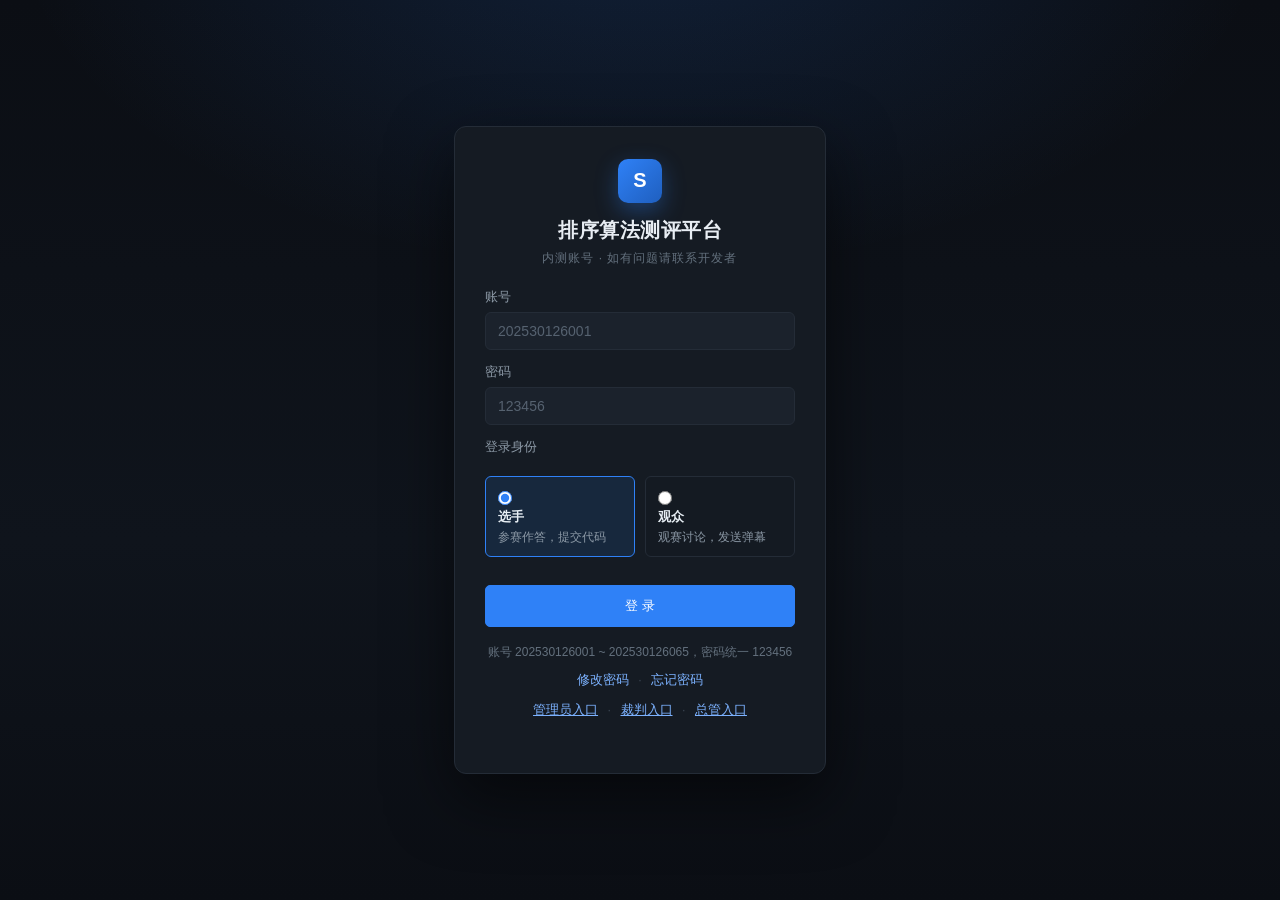
<file: sort_platform/frontend/index.html>
<!DOCTYPE html>
<html lang="zh-CN">
<head>
<meta charset="UTF-8">
<meta name="viewport" content="width=device-width, initial-scale=1.0">
<title>排序算法测评平台</title>
<link rel="stylesheet" href="style.css?v=20261112a">
</head>
<body>

<!-- ================= 登录 ================= -->
<div id="login" class="login-wrap">
  <div class="login-box">
    <div class="login-logo">S</div>
    <h1>排序算法测评平台</h1>
    <p class="sub">内测账号 · 如有问题请联系开发者</p>

    <label for="username">账号</label>
    <input id="username" type="text" placeholder="202530126001" autocomplete="username">

    <label for="password">密码</label>
    <input id="password" type="password" placeholder="123456" autocomplete="current-password">

    <label>登录身份</label>
    <div class="role-pick">
      <label class="role-opt">
        <input type="radio" name="role" value="player" checked>
        <span><b>选手</b><em>参赛作答，提交代码</em></span>
      </label>
      <label class="role-opt">
        <input type="radio" name="role" value="viewer">
        <span><b>观众</b><em>观赛讨论，发送弹幕</em></span>
      </label>
    </div>

    <button id="loginBtn" class="btn primary block">登 录</button>
    <p class="tip">账号 202530126001 ~ 202530126065，密码统一 123456</p>
    <p class="login-links">
      <a id="linkPass">修改密码</a>
      <span>·</span>
      <a id="linkReset">忘记密码</a>
    </p>
    <p class="login-links staff-links">
      <a href="/admin">管理员入口</a>
      <span>·</span>
      <a href="/judge">裁判入口</a>
      <span>·</span>
      <a href="/super">总管入口</a>
    </p>
    <p id="loginMsg" class="msg"></p>
  </div>
</div>

<!-- ================= 答题界面 ================= -->
<div id="app" class="app hidden">

  <header class="topbar">
    <div class="brand">
      <span class="logo-mark">S</span>
      <span class="brand-name">排序算法测评平台</span>
    </div>
    <div class="topbar-title">数组排序</div>

    <div class="who">
      <span id="avAnchor"></span>
      <span id="whoNo" class="who-no">选手 00</span>
      <span id="whoName" class="mono who-name"></span>
    </div>
    <div class="timer">
      <span class="label">已用</span>
      <span id="timer" class="mono">00:00:00</span>
    </div>
    <div class="timer">
      <span class="label">剩余</span>
      <span id="remain" class="mono">--:--:--</span>
    </div>
    <div class="status s-idle" id="statusBox">未开始</div>
    <button id="boardBtn" class="btn ghost sm">排行榜</button>
    <button id="watchBtn" class="btn ghost sm">观看其他选手</button>
    <button id="logoutBtn" class="btn ghost sm">退出</button>
  </header>

  <!-- 弹幕：通栏放在页面中上部，最多十几条同时滚动，每条只飘一次 -->
  <div class="danmaku-full" id="danmakuBar">
    <div class="danmaku-track" id="danmakuTrack"></div>
    <span class="danmaku-empty" id="danmakuEmpty">弹幕区 · 这里显示观众弹幕</span>
    <button id="danmakuToggle" class="danmaku-toggle" title="关闭弹幕">弹幕 开</button>
  </div>

  <!-- 选手专用：赛前发快捷消息，交卷后可以发弹幕和观众互动；其余时间整条隐藏 -->
  <div class="play-bar hidden" id="playBar">
    <div class="quick-row hidden" id="quickRow">
      <span class="quick-label">快捷消息</span>
      <button class="quick-btn" data-text="享受比赛">享受比赛</button>
      <button class="quick-btn" data-text="赛出风格">赛出风格</button>
      <button class="quick-btn" data-text="友谊第一">友谊第一</button>
      <button class="quick-btn" data-text="勇夺第二吧各位">勇夺第二吧各位</button>
    </div>
    <div class="say-row hidden" id="sayRow">
      <input id="sayInput" class="say-input" maxlength="120" placeholder="和观众聊聊…（交卷后开放）">
      <button id="saySend" class="say-send">发送弹幕</button>
      <span class="say-hint" id="sayHint"></span>
    </div>
  </div>

  <main class="main">

    <!-- 左：题目区（浅色，和 educoder 一致） -->
    <aside class="brief">
      <div class="tabs">
        <span class="tab active" data-panel="brief">任务描述</span>
        <span class="tab" data-panel="discuss">课堂讨论</span>
        <span class="tab-spacer"></span>
        <span class="tab-stat" id="tabStat">未开始</span>
      </div>

      <div class="brief-body" id="panelBrief">
        <div class="brief-meta">
          <span class="chip chip-easy">简单</span>
          <span class="chip chip-plain">Java</span>
          <span class="chip chip-plain">限时 120 分钟</span>
        </div>

        <h2>题目说明</h2>
        <p id="briefDesc">正在加载…</p>

        <h3>程序规范</h3>
        <p>仅需定义类 <code>Solution</code>，实现方法 <code>public void sort(int[] arr)</code>，完成数组升序排序。无需返回值，无需实现接口，不要添加 <code>static</code> 修饰符。</p>
        <pre class="snippet">public class Solution {
    public void sort(int[] arr) {
        // 在此处编写排序代码
    }
}</pre>
        <p class="warn">
          禁止编写 <code>main</code> 方法、<code>Scanner</code> 输入及 <code>System.out</code> 输出语句。平台直接传入数组，不通过控制台交互。
          方法名错误、方法签名不符或添加 <code>static</code> 修饰符，均会导致加载失败。
        </p>

        <h3>测试运行</h3>
        <ul>
          <li>点击【测试运行】执行 4 组测试样例：单元素数组、完全逆序数组、大量重复元素数组、随机数组</li>
          <li>逐组输出通过 / 未通过，并显示排序前、排序后的数组内容，便于对照排查</li>
          <li>测试样例规模较小，全部通过不代表正式评测可以通过</li>
        </ul>

        <h3>判题规则</h3>
        <ul>
          <li>正确性用例共 5 组，规模 1000 至 10000，覆盖随机、已排序、完全逆序、大量重复等情况</li>
          <li>5 组全部通过方可得分，任一组未通过总分为 0</li>
          <li>正确性通过后进行效率评测：十万级规模 3 组，与平台内置归并排序比较运行耗时</li>
          <li>效率评测在后台异步执行，提交后无需等待</li>
        </ul>

        <h3>分值</h3>
        <table class="score-table">
          <tr><th>项目</th><th>满分</th><th>说明</th></tr>
          <tr><td>正确性</td><td>60</td><td>5 组全部通过</td></tr>
          <tr><td>编码用时</td><td>20</td><td>40 分钟内满分，此后用时越长得分递减</td></tr>
          <tr><td>算法效率</td><td>20</td><td>后台评测，按与基准耗时的比值分档评分</td></tr>
        </table>
        <p>编码用时与算法效率两项按区间连续计分，保留一位小数，总分保留一位小数。</p>

        <p class="warn">
          点击【开始】后计时启动，关闭页面、断开网络时计时仍继续；服务器记录的是点击开始的绝对时刻，重新登录或更换设备均不会重置。
          提交后代码锁定，不可修改，效率分将在后台评测完成后自动更新。
          同一账号仅允许一个终端在线，在其他终端登录会导致当前会话下线。
        </p>
      </div>

      <!-- 讨论区：与任务描述并排的第二个页签，选手本人完赛后才解锁 -->
      <div class="discuss-panel hidden" id="panelDiscuss">
        <div class="discuss-lock" id="discussLock">
          <strong>讨论区已锁定</strong>
          <p>本人提交代码后自动解锁。赛前与赛中不开放查看，避免提示与干扰。</p>
        </div>

        <div class="discuss-body" id="discussBody">
          <div class="comment-head">
            <span>课堂讨论</span>
            <span class="comment-count" id="commentCount">暂无发言</span>
          </div>
          <div class="comment-list" id="commentList">
            <div class="comment-empty">暂未有人发言</div>
          </div>

          <div class="comment-form">
            <input id="commentInput" class="comment-input" maxlength="120" placeholder="输入内容，选择发送方式">
            <button id="commentSend" class="comment-send">发评论</button>
            <button id="danmakuSend" class="comment-send ghost">发弹幕</button>
          </div>
          <div class="discuss-tip" id="discussTip"></div>
        </div>
      </div>
    </aside>

    <!-- 右：编辑区（深色） -->
    <section class="work">
      <div class="toolbar">
        <button id="startBtn" class="btn primary">开始</button>
        <button id="testBtn" class="btn">测试运行</button>
        <button id="finishBtn" class="btn danger">结束并交卷</button>
        <span class="hint" id="hint">先点「开始」再写代码</span>
      </div>

      <div class="editor-wrap">
        <div class="editor-head">
          <span class="file-tab"><span class="file-dot"></span>Solution.java</span>
          <span class="mono line-count" id="lineCount">0 行</span>
        </div>
        <textarea id="editor" spellcheck="false" wrap="off"></textarea>
      </div>

      <div class="console">
        <div class="console-head">
          <span>终端</span>
          <button id="clearConsole" class="link">清空</button>
        </div>
        <pre id="consoleBody" class="mono">等待操作…</pre>
      </div>
    </section>
  </main>
</div>

<!-- ================= 成绩弹窗 ================= -->
<div id="resultModal" class="modal hidden">
  <div class="modal-box">
    <h2 id="resultTitle">交卷成绩</h2>
    <div id="resultBody" class="result-body"></div>
    <button id="resultClose" class="btn primary block">关闭</button>
    <button id="resultBg" class="btn block hidden" style="margin-top:8px">关闭窗口，评测在后台继续</button>
  </div>
</div>

<!-- ================= 排行榜 ================= -->
<div id="boardModal" class="modal hidden">
  <div class="modal-box wide">
    <h2>排行榜</h2>
    <div id="boardBody" class="board-body">加载中…</div>
    <button id="boardClose" class="btn block">关闭</button>
  </div>
</div>

<!-- ================= 被顶号提示 ================= -->
<div id="kickedModal" class="modal hidden">
  <div class="modal-box">
    <div class="kick-icon">!</div>
    <h2>账号已在其他终端登录</h2>
    <p class="kick-text">
      当前账号已在其他窗口或设备登录，本次会话已下线，以保证计时与提交的一致性。
    </p>
    <p class="kick-text">
      已编写的代码暂存于本机浏览器，重新登录后可继续作答；若非本人操作，请及时联系管理员。
    </p>
    <button id="kickedOk" class="btn primary block">重新登录</button>
  </div>
</div>

<!-- ================= 裁判开赛倒计时 ================= -->
<div id="contestModal" class="modal hidden">
  <div class="modal-box center">
    <h2 id="contestTitle">裁判已开启比赛</h2>
    <div class="countdown" id="contestCount">10</div>
    <p class="kick-text" id="contestText">比赛即将开始，请做好准备</p>
  </div>
</div>

<!-- ================= 修改密码 ================= -->
<div id="passModal" class="modal hidden">
  <div class="modal-box">
    <h2>修改密码</h2>
    <div class="field">
      <label for="pmUser">账号</label>
      <input id="pmUser" type="text" placeholder="202530126001" autocomplete="off">
    </div>
    <div class="field">
      <label for="pmOld">原密码</label>
      <input id="pmOld" type="password" autocomplete="off">
    </div>
    <div class="field">
      <label for="pmNew">新密码（4 ~ 20 位）</label>
      <input id="pmNew" type="password" autocomplete="off">
    </div>
    <div id="pmSecBox">
      <p class="sec-note">首次修改密码需要同时设置两道密保问题，以后忘记密码靠它们重置。账户名不可修改。</p>
      <div class="field">
        <label for="pmQ1">密保问题一</label>
        <input id="pmQ1" type="text" maxlength="40" placeholder="例如：我的小学班主任姓什么">
      </div>
      <div class="field">
        <label for="pmA1">答案一</label>
        <input id="pmA1" type="text" maxlength="40" autocomplete="off">
      </div>
      <div class="field">
        <label for="pmQ2">密保问题二</label>
        <input id="pmQ2" type="text" maxlength="40" placeholder="例如：我出生的城市是哪里">
      </div>
      <div class="field">
        <label for="pmA2">答案二</label>
        <input id="pmA2" type="text" maxlength="40" autocomplete="off">
      </div>
    </div>
    <p class="msg" id="pmMsg"></p>
    <div class="modal-actions">
      <button id="pmCancel" class="btn">取消</button>
      <button id="pmOk" class="btn primary">确认修改</button>
    </div>
  </div>
</div>

<!-- ================= 忘记密码 ================= -->
<div id="resetModal" class="modal hidden">
  <div class="modal-box">
    <h2>忘记密码</h2>
    <div class="field">
      <label for="rsUser">账号</label>
      <input id="rsUser" type="text" placeholder="202530126001" autocomplete="off">
    </div>
    <button id="rsQuizBtn" class="btn block">获取密保问题</button>
    <div id="rsQuizBox" class="hidden">
      <div class="field">
        <label id="rsQ1Label">密保问题一</label>
        <input id="rsA1" type="text" maxlength="40" autocomplete="off">
      </div>
      <div class="field">
        <label id="rsQ2Label">密保问题二</label>
        <input id="rsA2" type="text" maxlength="40" autocomplete="off">
      </div>
      <div class="field">
        <label for="rsNew">新密码（4 ~ 20 位）</label>
        <input id="rsNew" type="password" autocomplete="off">
      </div>
    </div>
    <p class="msg" id="rsMsg"></p>
    <div class="modal-actions">
      <button id="rsCancel" class="btn">取消</button>
      <button id="rsOk" class="btn primary">重置密码</button>
    </div>
  </div>
</div>

<script src="session.js?v=20261112a"></script>
<script src="app.js?v=20261112a"></script>
<script src="avatar.js?v=20261112a"></script>
</body>
</html>
</file>
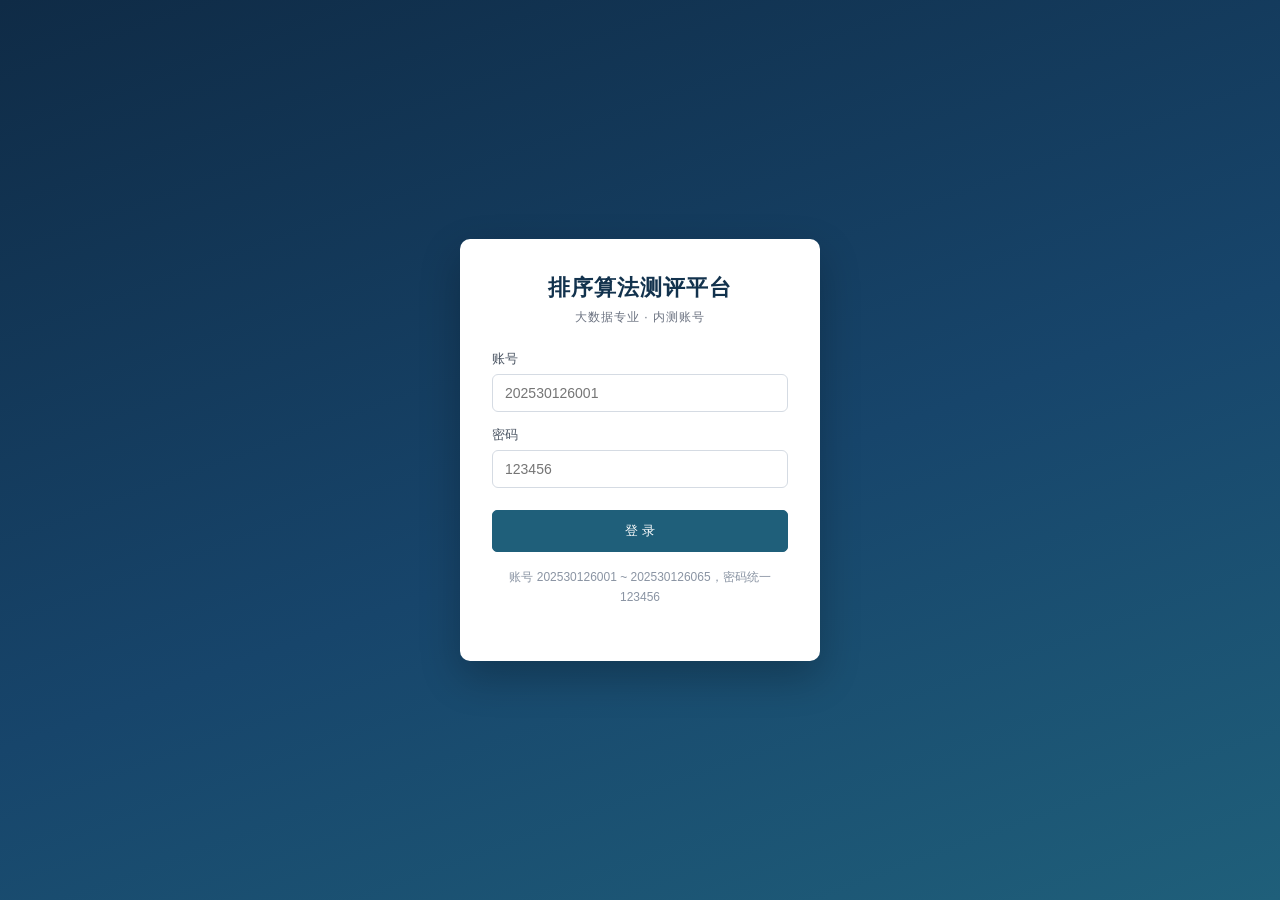
<file: sort_platform/_obsolete/backend-src-web/index.html>
<!DOCTYPE html>
<html lang="zh-CN">
<head>
<meta charset="UTF-8">
<meta name="viewport" content="width=device-width, initial-scale=1.0">
<title>排序算法测评平台</title>
<link rel="stylesheet" href="style.css">
</head>
<body>

<div id="login" class="login-wrap">
  <div class="login-box">
    <h1>排序算法测评平台</h1>
    <p class="sub">大数据专业 · 内测账号</p>

    <label for="username">账号</label>
    <input id="username" type="text" placeholder="202530126001" autocomplete="username">

    <label for="password">密码</label>
    <input id="password" type="password" placeholder="123456" autocomplete="current-password">

    <button id="loginBtn" class="btn primary block">登 录</button>
    <p class="tip">账号 202530126001 ~ 202530126065，密码统一 123456</p>
    <p id="loginMsg" class="msg"></p>
  </div>
</div>

<div id="app" class="app hidden">

  <header class="topbar">
    <div class="brand"><span class="dot"></span>排序算法测评平台</div>
    <div class="who">
      <span id="whoNo">选手 00</span>
      <span id="whoName" class="mono"></span>
    </div>
    <div class="timer">
      <span class="label">已用</span>
      <span id="timer" class="mono">00:00:00</span>
    </div>
    <div class="status" id="statusBox">未开始</div>
    <button id="boardBtn" class="btn ghost">排行榜</button>
    <button id="logoutBtn" class="btn ghost">退出</button>
  </header>

  <main class="main">
    <aside class="brief">
      <h2>题目说明</h2>
      <p id="briefDesc">正在加载…</p>

      <h3>程序规范</h3>
      <p>写一个类 <code>Solution</code>，里面有 <code>public void sort(int[] arr)</code>，把 <code>arr</code> 从小到大排好。<b>不需要 implements 任何接口</b>。</p>
      <pre class="snippet">public class Solution {
    public void sort(int[] arr) {
        // 把 arr 从小到大排好，就地修改
    }
}</pre>
      <p class="warn">不要写 <code>main</code>、<code>Scanner</code>、<code>System.out</code>。平台是把数组直接传进 <code>sort</code> 里，不走控制台输入输出。方法名写错、签名不对、或者加了 <code>static</code>，都会提示「加载失败」。</p>

      <h3>测试运行</h3>
      <ul>
        <li>点「测试运行」跑 4 组小样例：单个元素、7 个完全逆序、20 个大量重复、200 个随机数</li>
        <li>逐组给出 ✅ 通过 / ❌ 未通过，并显示排序前、排序后的数组，方便自己对照</li>
        <li><b>测试通过 ≠ 正式交卷一定通过</b>：正式判题还有 1000/10000 规模的五组用例</li>
      </ul>

      <h3>判题规则</h3>
      <ul>
        <li>正确性五组：1000 随机、10000 随机、10000 已排序、10000 完全逆序、10000 大量重复</li>
        <li>五组全过才算正确，否则总分 0</li>
        <li>效率三组：10 万规模随机 / 已排序 / 逆序，和平台内置归并排序比耗时（后台异步测算）</li>
      </ul>

      <h3>分值</h3>
      <table class="score-table">
        <tr><th>项目</th><th>满分</th><th>说明</th></tr>
        <tr><td>正确性</td><td>60</td><td>五组全过才给</td></tr>
        <tr><td>编码时间</td><td>15</td><td>40 分钟内满分</td></tr>
        <tr><td>算法效率</td><td>25</td><td>后台异步测算，越接近基准越高</td></tr>
      </table>

      <p class="warn">点「开始」后计时开始，关页面、断网时间照算；交卷后不能再改。<br>提交成功后效率分数后台慢慢算，可以稍后在后台查看最终效率分。</p>
    </aside>

    <section class="work">
      <div class="toolbar">
        <button id="startBtn" class="btn primary">开始</button>
        <button id="testBtn" class="btn">测试运行</button>
        <button id="finishBtn" class="btn danger">结束并交卷</button>
        <span class="hint" id="hint">先点「开始」再写代码</span>
      </div>

      <div class="editor-wrap">
        <div class="editor-head">
          <span>Solution.java</span>
          <span class="mono" id="lineCount">0 行</span>
        </div>
        <textarea id="editor" spellcheck="false" wrap="off"></textarea>
      </div>

      <div class="console">
        <div class="console-head">
          <span>终端</span>
          <button id="clearConsole" class="link">清空</button>
        </div>
        <pre id="consoleBody" class="mono">等待操作…</pre>
      </div>
    </section>
  </main>
</div>

<div id="resultModal" class="modal hidden">
  <div class="modal-box">
    <h2 id="resultTitle">交卷成绩</h2>
    <div id="resultBody" class="result-body"></div>
    <button id="resultClose" class="btn primary block">知道了</button>
  </div>
</div>

<div id="boardModal" class="modal hidden">
  <div class="modal-box wide">
    <h2>排行榜</h2>
    <div id="boardBody" class="board-body">加载中…</div>
    <button id="boardClose" class="btn block">关闭</button>
  </div>
</div>

<script src="app.js"></script>
</body>
</html>
</file>
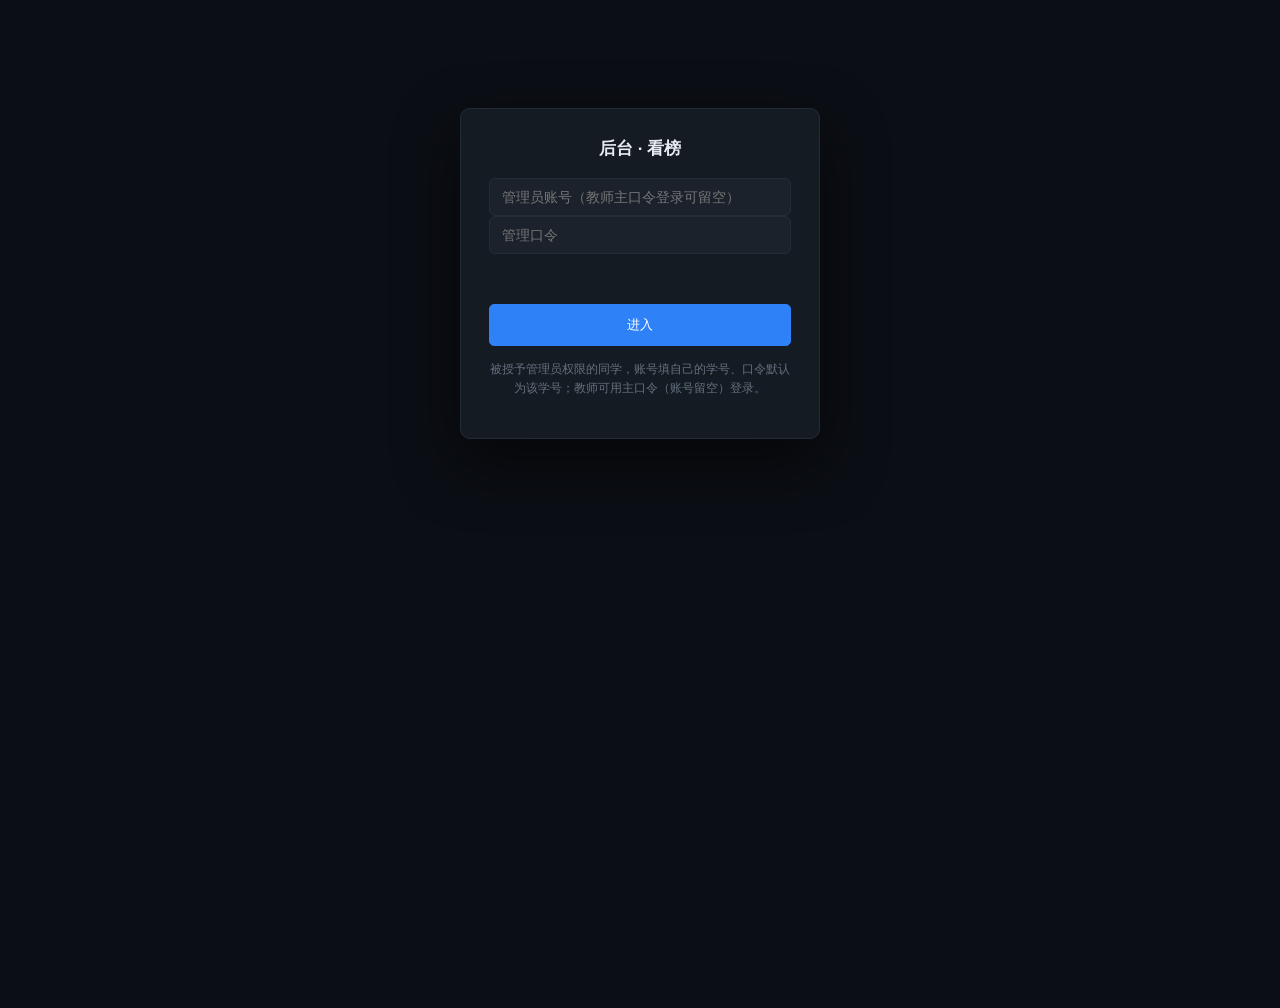
<file: sort_platform/frontend/admin.html>
<!DOCTYPE html>
<html lang="zh-CN">
<head>
<meta charset="UTF-8">
<meta name="viewport" content="width=device-width, initial-scale=1.0">
<title>后台 · 排序算法测评平台</title>
<link rel="stylesheet" href="style.css?v=20261112a">
<style>
  .adm-form {
    display: flex;
    align-items: center;
    gap: 10px;
    flex-wrap: wrap;
    padding: 12px 14px 4px;
  }

  .adm-form input {
    height: 34px;
    min-width: 240px;
    padding: 0 11px;
    font-size: 13px;
    color: #c8d1da;
    background: #0d1117;
    border: 1px solid #242c37;
    border-radius: 5px;
    outline: none;
  }

  .adm-form input:focus { border-color: #2f81f7; }

  .adm-form .good { color: #7ec8a0; }
  .adm-form .bad { color: #ff8a80; }
</style>
</head>
<body>

<div id="loginView" class="admin-login">
  <h1>后台 · 看榜</h1>
  <input id="adminUser" type="text" placeholder="管理员账号（教师主口令登录可留空）" autocomplete="off">
  <input id="adminPass" type="password" placeholder="管理口令">
  <p class="msg" id="adminMsg"></p>
  <button id="adminLoginBtn" class="btn primary block">进入</button>
  <p class="tip" style="margin-top:14px;font-size:12px;color:#63707d;text-align:center;line-height:1.6">
    被授予管理员权限的同学，账号填自己的学号、口令默认为该学号；教师可用主口令（账号留空）登录。
  </p>
</div>

<div id="panelView" class="admin-wrap hidden">
  <div class="admin-head">
    <h1>成绩排行</h1>
    <span class="meta" id="adminMeta"></span>
    <span class="spacer"></span>
    <button id="refreshBtn" class="btn">刷新</button>
    <button id="clearAllBtn" class="btn danger">清空所有成绩</button>
  </div>

  <!-- 课堂讨论：与选手端实时同步，可删除不当发言、以管理员身份回复 -->
  <div class="discuss-panel">
    <div class="discuss-head">
      <span>课堂讨论</span>
      <span class="discuss-tip">与选手端实时同步 · 可删除发言</span>
    </div>
    <div class="danmaku-bar small">
      <span class="danmaku-empty" id="adminDanmakuEmpty">暂无新消息</span>
      <div class="danmaku-track" id="adminDanmakuTrack"></div>
    </div>
    <div class="discuss-list" id="adminCommentList">
      <div class="comment-empty">暂无发言</div>
    </div>
    <div class="comment-form">
      <input id="adminCommentInput" class="comment-input dark" maxlength="120" placeholder="以管理员身份发言，回车发送">
      <label class="dm-check" title="勾选后发到弹幕区，带头衔在屏幕中间停留几秒">
        <input type="checkbox" id="adminDanmaku"> 作为弹幕
      </label>
      <button id="adminCommentSend" class="comment-send">发送</button>
    </div>
  </div>

  <!-- 账号管理：禁言 / 解禁（管理员处理选手与观众；封号、授管、裁判归总管） -->
  <div class="panel">
    <div class="admin-head">
      <h2>账号管理</h2>
      <span class="meta">禁言 / 解禁（管理员与裁判不能禁言，封号归总管）</span>
      <span class="spacer"></span>
      <a id="caseLink" class="btn" href="/case">举报 / 申诉处理</a>
      <a id="watchLink" class="btn" href="/watch">进入观赛</a>
      <button id="usersRefresh" class="btn">刷新名单</button>
    </div>
    <div id="usersBody" class="users-body">加载中…</div>
  </div>

  <div class="panel">
    <div class="admin-head">
      <h2>修改管理员口令</h2>
      <span class="meta" id="passWho">—</span>
    </div>
    <div class="adm-form">
      <input id="admOldPass" type="password" placeholder="原口令" autocomplete="off">
      <input id="admNewPass" type="password" placeholder="新口令（4 ~ 20 位）" autocomplete="off">
      <button id="admPassBtn" class="btn">确认修改</button>
      <span class="meta" id="admPassTip"></span>
    </div>
  </div>

  <div class="panel">
    <div id="panelBody" class="empty">加载中…</div>
  </div>

  <div class="export">
    成绩同时写入 <b>data/results.tsv</b> 与 <b>data/results.csv</b>，可用 Excel 直接打开。<br>
    每次提交自动写入，服务重启后不受影响。效率状态显示【评测中】表示后台仍在执行大规模用例，请稍后刷新；
    正确性未通过的记录显示【不评测】。
  </div>
</div>

<script>
const $ = (id) => document.getElementById(id);
let adminToken = '';
let adminWho = '';

/** 秒 → HH:MM:SS，编码时长列用 */
function hms(sec) {
  const s = Math.max(0, Math.floor(Number(sec) || 0));
  const pad = (v) => String(v).padStart(2, '0');
  return pad(Math.floor(s / 3600)) + ':' + pad(Math.floor((s % 3600) / 60)) + ':' + pad(s % 60);
}

/** 拼 HTML 前必须转义：明细里有裁判填的违规事由，不能直接当 HTML 执行 */
function esc(v) {
  return String(v == null ? '' : v)
    .replace(/&/g, '&amp;')
    .replace(/</g, '&lt;')
    .replace(/>/g, '&gt;')
    .replace(/"/g, '&quot;')
    .replace(/'/g, '&#39;');
}

async function doLogin() {
  const username = $('adminUser').value.trim();
  const password = $('adminPass').value.trim();
  if (!password) return;
  try {
    const res = await fetch('/api/admin/login', {
      method: 'POST',
      headers: { 'Content-Type': 'application/x-www-form-urlencoded; charset=UTF-8' },
      body: new URLSearchParams({ username, password }).toString()
    });
    const data = await res.json();
    if (!res.ok) {
      $('adminMsg').textContent = data.error || '口令不对';
      return;
    }
    adminToken = data.token;
    adminWho = data.who || '';
    sessionStorage.setItem('admin_token', adminToken);
    sessionStorage.setItem('admin_who', adminWho);
    if ($('caseLink')) $('caseLink').href = '/case?at=' + encodeURIComponent(adminToken) + '&role=admin';
    if ($('watchLink')) $('watchLink').href = '/watch?at=' + encodeURIComponent(adminToken);
    showPanel();
  } catch (e) {
    $('adminMsg').textContent = '无法连接后端';
  }
}

async function load() {
  const res = await fetch('/api/admin/results', {
    headers: { 'X-Token': adminToken }
  });
  if (res.status === 401) {
    sessionStorage.removeItem('admin_token');
    location.reload();
    return;
  }
  const data = await res.json();
  $('adminMeta').textContent = '已提交 ' + data.total + ' 人 / 共 ' + data.users + ' 个账号';

  if (!data.results.length) {
    $('panelBody').className = 'empty';
    $('panelBody').textContent = '暂无提交记录。';
    return;
  }

  let html = '<table><tr>'
    + '<th>名次</th><th>选手号</th><th>账号</th><th>总分</th>'
    + '<th>编码时长</th><th>运行时长</th><th>基础分</th><th>编码速率分</th><th>效率分</th>'
    + '<th>交卷时间</th><th>明细</th><th>操作</th>'
    + '</tr>';
  data.results.forEach((r, i) => {
    // 正确性没过的不会再跑效率，直接标「不评测」，别显示成「评测中」
    let effText, effClass;
    if (!r.correct) {
      effText = '不评测';
      effClass = 'tag-bad';
    } else if (r.efficiencyReady) {
      effText = Number(r.efficiencyScore).toFixed(1);
      effClass = 'tag-ok';
    } else {
      effText = '评测中';
      effClass = 'tag-pending';
    }
    const runText = !r.correct ? '—'
      : (r.efficiencyReady ? Number(r.runMillis).toFixed(1) + ' ms' : '评测中');
    html += '<tr>'
      + '<td class="num">' + (i + 1) + '</td>'
      + '<td class="num">' + String(r.no).padStart(2, '0') + '</td>'
      + '<td>' + esc(r.username) + '</td>'
      + '<td class="num"><b>' + Number(r.score).toFixed(1) + '</b></td>'
      + '<td class="num">' + hms(r.codingSeconds) + '</td>'
      + '<td class="num">' + runText + '</td>'
      + '<td class="num">' + Number(r.baseScore || 0).toFixed(1) + '</td>'
      + '<td class="num">' + Number(r.codingScore || 0).toFixed(1) + '</td>'
      + '<td class="num ' + effClass + '">' + effText + '</td>'
      + '<td class="mono">' + esc(r.finishedAt) + '</td>'
      + '<td class="detail">' + esc(r.detail) + '</td>'
      + '<td><button class="del-mini" data-user="' + esc(r.username) + '">删除</button></td>'
      + '</tr>';
  });
  html += '</table>';
  $('panelBody').className = '';
  $('panelBody').innerHTML = html;
}

function showPanel() {
  $('loginView').classList.add('hidden');
  $('panelView').classList.remove('hidden');
  if (!adminWho) adminWho = sessionStorage.getItem('admin_who') || '';
  $('passWho').textContent = adminWho === 'master'
    ? '当前登录：主管理员（教师），口令请在 start.bat 中修改'
    : ('当前登录：' + (adminWho || '管理员') + '，口令默认是你的学号');
  if (adminWho === 'master') {
    $('admPassBtn').disabled = true;
  }
  load();
  startComments();
  loadUsers();
}

$('adminLoginBtn').onclick = doLogin;
$('adminPass').addEventListener('keydown', (e) => {
  if (e.key === 'Enter') doLogin();
});
$('refreshBtn').onclick = load;

// ---------------- 账号管理 ----------------

function remainText(ms) {
  const s = Math.max(0, Math.round(ms / 1000));
  if (s >= 86400) return Math.round(s / 86400) + ' 天';
  if (s >= 3600) return Math.round(s / 3600) + ' 小时';
  if (s >= 60) return Math.round(s / 60) + ' 分钟';
  return s + ' 秒';
}

async function loadUsers() {
  const box = $('usersBody');
  box.textContent = '加载中…';
  try {
    const res = await fetch('/api/admin/users', { headers: { 'X-Token': adminToken } });
    if (res.status === 401) {
      sessionStorage.removeItem('admin_token');
      location.reload();
      return;
    }
    const data = await res.json();
    renderUsers(data.items || []);
  } catch (e) {
    box.textContent = '加载失败';
  }
}

function renderUsers(items) {
  const box = $('usersBody');
  if (!items.length) {
    box.textContent = '暂无账号';
    return;
  }
  let html = '<table><tr><th>选手号</th><th>账号</th><th>身份</th><th>状态</th><th>操作</th></tr>';
  items.forEach((u) => {
    const isJudge = u.role === 'judge';
    const isAdmin = u.role === 'admin' || isJudge;
    const isStaff = isJudge || u.role === 'admin';
    const tags = [];
    tags.push('<span class="utag' + (u.online ? ' on' : '') + '">' + (u.online ? '在线' : '离线') + '</span>');
    if (isJudge) tags.push('<span class="utag judge">裁判 · 高级管理员</span>');
    if (isAdmin) tags.push('<span class="utag admin">管理员</span>');
    if (u.banned) tags.push('<span class="utag bad">已封号</span>');
    if (u.muteUntil && u.muteUntil > Date.now()) {
      tags.push('<span class="utag warn">禁言 ' + remainText(u.muteUntil - Date.now()) + '</span>');
    }
    if (u.violations) tags.push('<span class="utag">违规 ' + u.violations + ' 次</span>');
    if (u.finished) tags.push('<span class="utag ok">已完赛</span>');
    html += '<tr class="' + (u.online ? 'on' : 'off') + '">'
      + '<td class="num">' + String(u.no).padStart(2, '0') + '</td>'
      + '<td>' + u.username + '</td>'
      + '<td>' + (isJudge ? '裁判' : (u.player ? '选手' : '观众')) + '</td>'
      + '<td class="utags">' + (tags.join(' ') || '<span class="utag">正常</span>') + '</td>'
      + '<td class="uops">'
      + (isStaff
        ? '<button class="op-mini" data-op="report-staff" data-u="' + u.username + '">举报违规</button>'
          + '<span class="utag">管理员/裁判不可禁言</span>'
        : '<button class="op-mini" data-op="mute" data-u="' + u.username + '">禁言 30 分钟</button>'
          + '<button class="op-mini" data-op="unmute" data-u="' + u.username + '">解禁</button>')
      + (u.banned ? '<span class="utag bad">解封请到总管总控台</span>' : '')
      + '</td></tr>';
  });
  html += '</table>';
  box.innerHTML = html;
}

async function userOp(username, action) {
  if (action === 'report-staff') {
    const reason = prompt('举报该管理员/裁判的违规情况，写明时间与现象（会直接上报总管）');
    if (!reason) return;
    try {
      const res = await fetch('/api/case/report', {
        method: 'POST',
        headers: { 'X-Token': adminToken, 'Content-Type': 'application/x-www-form-urlencoded; charset=UTF-8' },
        body: new URLSearchParams({ username, type: 'violation', reason }).toString()
      });
      const data = await res.json().catch(() => ({}));
      if (!res.ok) { alert(data.error || '上报失败'); return; }
      alert('已上报总管，编号 #' + data.id);
    } catch (e) { alert('无法连接后端'); }
    return;
  }
  if (action === 'ban' && !confirm('封号后该账号无法登录，确定封禁 ' + username + '？')) return;
  if (action === 'mute' && !confirm('对 ' + username + ' 禁言 30 分钟？')) return;
  const params = { username, action };
  if (action === 'mute') params.minutes = '30';
  try {
    const res = await fetch('/api/admin/user-op', {
      method: 'POST',
      headers: { 'X-Token': adminToken, 'Content-Type': 'application/x-www-form-urlencoded; charset=UTF-8' },
      body: new URLSearchParams(params).toString()
    });
    const data = await res.json().catch(() => ({}));
    if (!res.ok) {
      alert(data.error || '操作失败');
      return;
    }
    loadUsers();
  } catch (e) {
    alert('网络异常，操作失败');
  }
}

$('usersRefresh').onclick = loadUsers;
$('usersBody').addEventListener('click', (e) => {
  const btn = e.target.closest ? e.target.closest('[data-op]') : null;
  if (!btn) return;
  userOp(btn.getAttribute('data-u'), btn.getAttribute('data-op'));
});

/**
 * 清空全部成绩。
 * 双击确认，防手滑；清完立刻刷新表格。
 */
$('clearAllBtn').onclick = async () => {
  if (!confirm('确认清空所有提交记录？\n数据删除后无法恢复。')) {
    return;
  }
  if (!confirm('再次确认：确认清空？')) {
    return;
  }
  $('clearAllBtn').disabled = true;
  try {
    const res = await fetch('/api/admin/clear-all', {
      method: 'POST',
      headers: { 'X-Token': adminToken }
    });
    if (res.status === 401) {
      sessionStorage.removeItem('admin_token');
      location.reload();
      return;
    }
    const data = await res.json();
    if (!res.ok) {
      alert(data.error || '清空失败');
      return;
    }
    alert(data.msg || '提交记录已清空');
    load();
    loadUsers();
  } catch (e) {
    alert('清空失败：' + e.message);
  } finally {
    $('clearAllBtn').disabled = false;
  }
};

// ---------------- 课堂讨论（后台） ----------------

let cmtPolling = null;
let cmtKey = '';
let cmtIndex = 0;
const cmtSeen = new Set();

/** "2026-11-11 02:46:01" → "02:46" */
function clock(t) {
  const m = String(t || '').match(/(\d{1,2}:\d{2}):\d{2}$/);
  return m ? m[1] : '';
}

/** 发言者前缀：总管 / 裁判 / 管理员 / 选手05 / 观众·昵称 */
function whoText(c) {
  if (c.role === 'super') {
    return '总管';
  }
  if (c.role === 'judge') {
    return '裁判';
  }
  if (c.role === 'admin') {
    return '管理员';
  }
  if (c.role === 'viewer') {
    const nick = c.username && c.username !== '观众' ? '·' + c.username : '';
    return '观众' + nick;
  }
  return '选手' + String(c.no).padStart(2, '0');
}

function roleClass(c) {
  if (c.role === 'super') {
    return ' from-super';
  }
  if (c.role === 'judge') {
    return ' from-judge';
  }
  if (c.role === 'admin') {
    return ' from-admin';
  }
  if (c.role === 'viewer') {
    return ' from-viewer';
  }
  return '';
}

function renderComments(all) {
  const items = all.filter((c) => c.kind !== 'danmaku');
  const key = items.map((c) => c.id).join(',');
  if (key === cmtKey) return;
  const list = $('adminCommentList');
  const atBottom = list.scrollHeight - list.scrollTop - list.clientHeight < 36;
  cmtKey = key;
  list.innerHTML = '';
  if (!items.length) {
    list.innerHTML = '<div class="comment-empty">暂无发言</div>';
    return;
  }
  items.forEach((c) => {
    const row = document.createElement('div');
    row.className = 'discuss-item';
    const who = document.createElement('b');
    who.className = c.role === 'super'
      ? 'who-super'
      : (c.role === 'judge' ? 'who-judge' : (c.role === 'admin' ? 'who-admin' : (c.role === 'viewer' ? 'who-viewer' : 'who-stu')));
    who.textContent = whoText(c);
    const txt = document.createElement('span');
    txt.className = 'txt';
    txt.textContent = c.text;
    const t = document.createElement('span');
    t.className = 't';
    t.textContent = clock(c.time);
    const del = document.createElement('button');
    del.className = 'del-mini';
    del.textContent = '删除';
    del.addEventListener('click', () => removeComment(c.id));
    row.appendChild(who);
    row.appendChild(txt);
    row.appendChild(t);
    row.appendChild(del);
    list.appendChild(row);
  });
  if (atBottom) list.scrollTop = list.scrollHeight;
}

function pushDanmaku(c) {
  const track = $('adminDanmakuTrack');
  if (!track) return;
  const empty = $('adminDanmakuEmpty');
  if (empty) empty.style.display = 'none';
  const item = document.createElement('div');
  item.className = 'danmaku' + roleClass(c);
  item.textContent = whoText(c) + '：' + c.text;
  item.style.animationDelay = (cmtIndex++ % 4) * 0.55 + 's';
  track.appendChild(item);
  item.addEventListener('animationend', () => {
    item.remove();
    if (!track.children.length && $('adminDanmakuEmpty')) $('adminDanmakuEmpty').style.display = '';
  });
}

async function loadComments(initial) {
  try {
    // 必须带管理员令牌：/api/comments 只认登录会话或裁判/总管/管理员令牌
    const res = await fetch('/api/comments?limit=60', { headers: { 'X-Token': adminToken } });
    if (res.status === 401) {
      sessionStorage.removeItem('admin_token');
      location.reload();
      return;
    }
    if (!res.ok) {
      return;
    }
    const data = await res.json();
    const items = data.items || [];
    renderComments(items);
    items.forEach((c) => {
      const id = String(c.id);
      if (!cmtSeen.has(id)) {
        cmtSeen.add(id);
        if (!initial && c.kind === 'danmaku') pushDanmaku(c);
      }
    });
  } catch (e) {
    // 后端没起或者网络抖动，下一轮再拉
  }
}

function startComments() {
  if (cmtPolling) return;
  cmtSeen.clear();
  cmtKey = '';
  loadComments(true);
  cmtPolling = setInterval(() => loadComments(false), 2000);
}

async function postAdminComment() {
  const input = $('adminCommentInput');
  const text = input.value.trim();
  if (!text) return;
  const asDanmaku = $('adminDanmaku') && $('adminDanmaku').checked;
  input.disabled = true;
  try {
    const res = await fetch('/api/admin/comment-post', {
      method: 'POST',
      headers: { 'Content-Type': 'application/x-www-form-urlencoded; charset=UTF-8', 'X-Token': adminToken },
      body: new URLSearchParams({ text, kind: asDanmaku ? 'danmaku' : 'comment' }).toString()
    });
    const data = await res.json();
    if (res.status === 401) {
      sessionStorage.removeItem('admin_token');
      location.reload();
      return;
    }
    if (!res.ok) {
      alert(data.error || '发送失败');
      return;
    }
    input.value = '';
    if (asDanmaku && $('adminDanmaku')) $('adminDanmaku').checked = false;
    loadComments(false);
  } catch (e) {
    alert('发送失败：' + e.message);
  } finally {
    input.disabled = false;
    input.focus();
  }
}

async function removeComment(id) {
  if (!confirm('删除这条发言？')) return;
  try {
    const res = await fetch('/api/admin/comment-delete', {
      method: 'POST',
      headers: { 'Content-Type': 'application/x-www-form-urlencoded; charset=UTF-8', 'X-Token': adminToken },
      body: new URLSearchParams({ id: String(id) }).toString()
    });
    const data = await res.json();
    if (res.status === 401) {
      sessionStorage.removeItem('admin_token');
      location.reload();
      return;
    }
    if (!res.ok) {
      alert(data.error || '删除失败');
      return;
    }
    cmtKey = '';
    loadComments(false);
  } catch (e) {
    alert('删除失败：' + e.message);
  }
}

/** 删除单个选手的成绩：仅影响这一个人，其他人名次自动重排 */
async function deleteResult(username) {
  if (!confirm('删除选手 ' + username + ' 的成绩？\n该选手可重新开始作答，其他选手成绩不受影响。')) {
    return;
  }
  try {
    const res = await fetch('/api/admin/delete-one', {
      method: 'POST',
      headers: { 'Content-Type': 'application/x-www-form-urlencoded; charset=UTF-8', 'X-Token': adminToken },
      body: new URLSearchParams({ username }).toString()
    });
    const data = await res.json();
    if (res.status === 401) {
      sessionStorage.removeItem('admin_token');
      location.reload();
      return;
    }
    if (!res.ok) {
      alert(data.error || '删除失败');
      return;
    }
    // 账号列表里的「已完赛」标记也要一起刷新
    load();
    loadUsers();
  } catch (e) {
    alert('删除失败：' + e.message);
  }
}

$('adminCommentSend').onclick = postAdminComment;
$('adminCommentInput').addEventListener('keydown', (e) => {
  if (e.key === 'Enter') postAdminComment();
});

$('panelBody').addEventListener('click', (e) => {
  const btn = e.target.closest('.del-mini');
  if (btn) deleteResult(btn.dataset.user);
});

// ---------------- 改口令 ----------------

/** 管理员自助改口令：原口令 + 新口令 */
async function changeAdminPass() {
  const oldPass = $('admOldPass').value.trim();
  const newPass = $('admNewPass').value.trim();
  const t = $('admPassTip');
  if (!oldPass || !newPass) {
    t.textContent = '原口令和新口令都要填';
    t.className = 'meta bad';
    return;
  }
  $('admPassBtn').disabled = true;
  try {
    const res = await fetch('/api/admin/pass', {
      method: 'POST',
      headers: { 'X-Token': adminToken, 'Content-Type': 'application/x-www-form-urlencoded; charset=UTF-8' },
      body: new URLSearchParams({ oldPass, newPass }).toString()
    });
    const data = await res.json().catch(() => ({}));
    if (!res.ok) {
      t.textContent = data.error || '修改失败';
      t.className = 'meta bad';
      return;
    }
    t.textContent = '管理员口令已修改，下次登录请用新口令';
    t.className = 'meta good';
    $('admOldPass').value = '';
    $('admNewPass').value = '';
  } catch (e) {
    t.textContent = '网络异常，修改失败';
    t.className = 'meta bad';
  } finally {
    $('admPassBtn').disabled = adminWho === 'master';
  }
}

$('admPassBtn').onclick = changeAdminPass;
$('adminUser').addEventListener('keydown', (e) => {
  if (e.key === 'Enter') doLogin();
});

const saved = sessionStorage.getItem('admin_token');
if (saved) {
  adminToken = saved;
  showPanel();
}
</script>
</body>
</html>
</file>
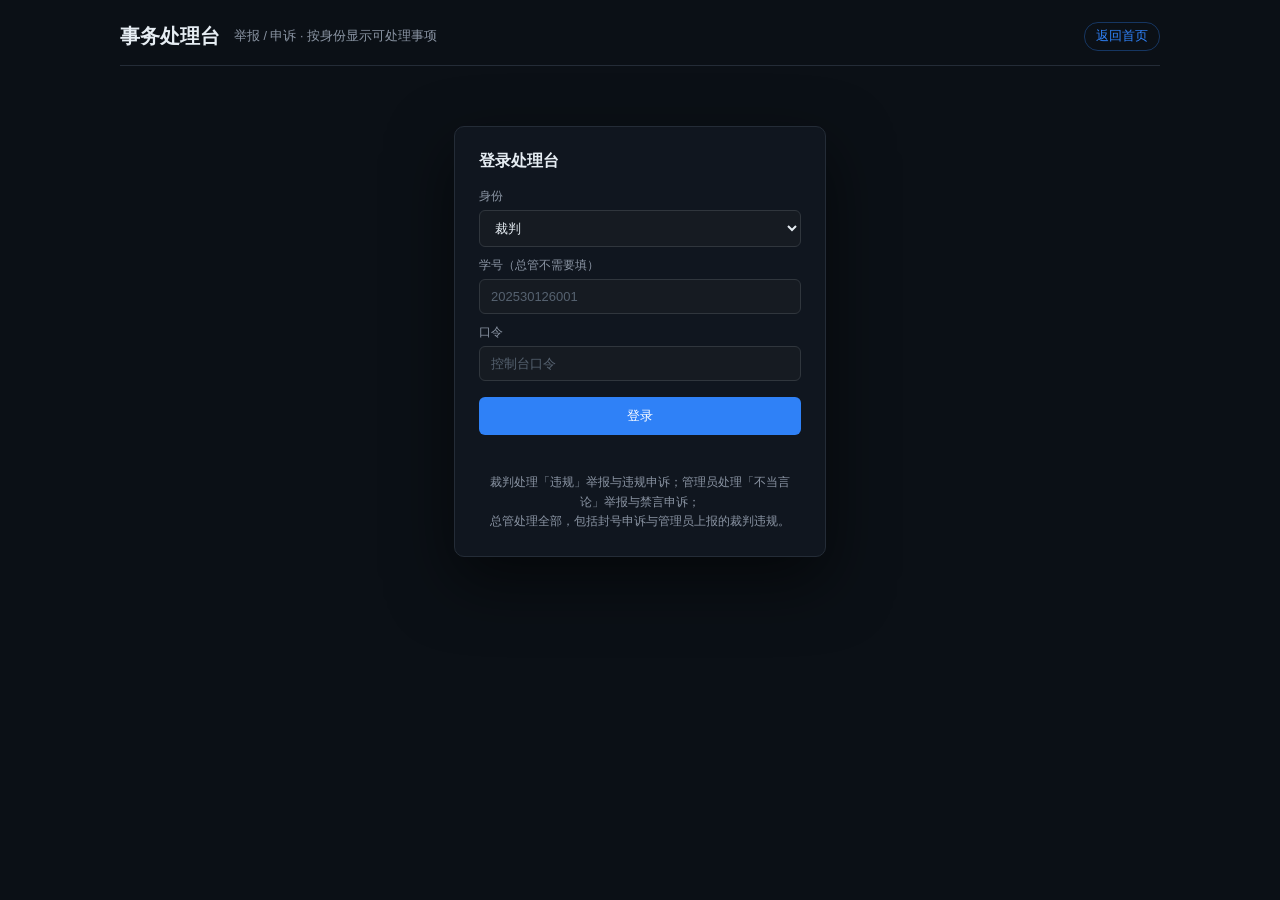
<file: sort_platform/frontend/case.html>
<!DOCTYPE html>
<html lang="zh-CN">

<head>
  <meta charset="utf-8">
  <meta name="viewport" content="width=device-width, initial-scale=1">
  <title>事务处理台 · 排序算法测评平台</title>
  <link rel="stylesheet" href="style.css?v=20261112a">
  <style>
    body { margin: 0; background: #0b1016; color: #c8d1da; font-family: "Microsoft YaHei", "Segoe UI", sans-serif; }

    .cw-wrap { max-width: 1080px; margin: 0 auto; padding: 22px 20px 60px; }

    .cw-head { display: flex; align-items: center; gap: 14px; padding-bottom: 14px; border-bottom: 1px solid #242c37; }
    .cw-head h1 { margin: 0; font-size: 20px; color: #e6edf3; }
    .cw-head .sub { font-size: 12.5px; color: #8a94a3; }
    .cw-head .who { margin-left: auto; font-size: 12.5px; color: #3fb950; }
    .cw-head a { color: #2f81f7; font-size: 12.5px; text-decoration: none; padding: 5px 11px; border: 1px solid #2f81f755; border-radius: 14px; transition: background .15s, border-color .15s; }
    .cw-head a:hover { background: #2f81f71a; border-color: #2f81f7; }

    .login-box { max-width: 380px; margin: 60px auto; padding: 24px; background: #10161f; border: 1px solid #242c37; border-radius: 10px; }
    .login-box h2 { margin: 0 0 16px; font-size: 16px; color: #e6edf3; }
    .login-box label { display: block; margin: 10px 0 5px; font-size: 12px; color: #8a94a3; }
    .login-box input, .login-box select { width: 100%; box-sizing: border-box; padding: 9px 11px; font-size: 13px; color: #e6edf3; background: #161b22; border: 1px solid #30363d; border-radius: 6px; }
    .login-box button { width: 100%; margin-top: 16px; padding: 10px; font-size: 13px; color: #fff; background: #2f81f7; border: none; border-radius: 6px; cursor: pointer; }
    .login-box .msg { min-height: 16px; margin: 10px 0 0; font-size: 12px; color: #f85149; }
    .login-box .tip { margin-top: 12px; font-size: 11.5px; color: #8a94a3; line-height: 1.7; }

    .cw-tabs { display: flex; gap: 8px; margin: 16px 0; flex-wrap: wrap; }
    .cw-tabs button { display: inline-flex; align-items: center; line-height: 1; text-decoration: none; padding: 7px 14px; font-size: 12.5px; color: #8a94a3; background: #10161f; border: 1px solid #242c37; border-radius: 15px; cursor: pointer; transition: color .15s, background .15s, border-color .15s; }
    .cw-tabs button:hover { color: #c8d1da; border-color: #3a4654; }
    .cw-tabs button.on { color: #e6edf3; background: #1f6feb33; border-color: #2f81f7; }

    .card { margin-bottom: 12px; padding: 14px 16px; background: #10161f; border: 1px solid #242c37; border-radius: 9px; }
    .card.pending { border-left: 3px solid #d29922; }
    .card.approved { border-left: 3px solid #3fb950; opacity: .82; }
    .card.rejected { border-left: 3px solid #f85149; opacity: .82; }

    .card-top { display: flex; align-items: center; gap: 10px; flex-wrap: wrap; }
    .tag { padding: 2px 8px; font-size: 11.5px; border-radius: 10px; border: 1px solid #30363d; color: #8a94a3; }
    .tag.report { color: #d29922; border-color: #d2992266; }
    .tag.appeal { color: #2f81f7; border-color: #2f81f766; }
    .tag.type { color: #c8d1da; }
    .card-top .id { font-size: 12px; color: #8a94a3; }
    .card-top .status { margin-left: auto; font-size: 12px; }
    .status.pending { color: #d29922; }
    .status.approved { color: #3fb950; }
    .status.rejected { color: #f85149; }

    .card-body { margin-top: 10px; font-size: 13px; line-height: 1.75; }
    .kv { margin: 3px 0; }
    .kv b { color: #e6edf3; font-weight: 600; }
    .reason { margin-top: 8px; padding: 8px 10px; background: #161b22; border-radius: 6px; color: #c8d1da; }

    .ops { display: flex; gap: 8px; margin-top: 10px; flex-wrap: wrap; align-items: center; }
    .ops input { flex: 1; min-width: 180px; padding: 7px 9px; font-size: 12px; color: #e6edf3; background: #161b22; border: 1px solid #30363d; border-radius: 6px; }
    .ops button { padding: 7px 13px; font-size: 12px; border-radius: 6px; cursor: pointer; border: 1px solid #30363d; }
    .ops .ok { color: #fff; background: #238636; border-color: #238636; }
    .ops .no { color: #f85149; background: #161b22; }

    .empty { padding: 40px 0; text-align: center; font-size: 13px; color: #8a94a3; }
    .cw-note { margin-top: 18px; padding: 12px 14px; border: 1px dashed #30363d; border-radius: 8px; font-size: 12px; line-height: 1.8; color: #8a94a3; background: #0c121a; }
    .cw-note b { color: #c9d1d9; font-weight: 600; }

    /* 实时刷新 / 操作反馈 */
    .cw-live { display: flex; align-items: center; justify-content: flex-end; gap: 8px; margin: -6px 0 12px; font-size: 12px; color: #6e7781; }
    .cw-live .dot { width: 7px; height: 7px; border-radius: 50%; background: #3fb950; box-shadow: 0 0 0 3px #3fb95022; }
    .cw-live button { padding: 4px 10px; font-size: 12px; color: #8a94a3; background: #10161f; border: 1px solid #242c37; border-radius: 12px; cursor: pointer; }
    .cw-live button:hover { color: #c8d1da; border-color: #3a4654; }
    #list.flash { animation: cwflash .9s ease-out; }
    @keyframes cwflash { 0% { box-shadow: 0 0 0 2px #2f81f7aa; } 100% { box-shadow: 0 0 0 2px transparent; } }
    .cw-toast { position: fixed; top: 18px; right: 18px; z-index: 999; display: flex; flex-direction: column; gap: 8px; }
    .cw-toast div { padding: 9px 14px; font-size: 12.5px; color: #e6edf3; background: #16212e; border: 1px solid #2f81f7; border-left-width: 3px; border-radius: 7px; box-shadow: 0 8px 24px rgba(0,0,0,.4); animation: cwin .18s ease-out; }
    .cw-toast div.ok { border-color: #3fb950; }
    .cw-toast div.bad { border-color: #f85149; }
    @keyframes cwin { from { opacity: 0; transform: translateY(-6px); } to { opacity: 1; transform: none; } }
  </style>
</head>

<body>
  <div class="cw-toast" id="toastBox"></div>
  <div class="cw-wrap">
    <div class="cw-head">
      <h1>事务处理台</h1>
      <span class="sub">举报 / 申诉 · 按身份显示可处理事项</span>
      <span class="who" id="whoTag"></span>
      <a id="backLink" href="/">返回首页</a>
    </div>

    <div id="loginBox" class="login-box">
      <h2>登录处理台</h2>
      <label>身份</label>
      <select id="roleSel">
        <option value="judge">裁判</option>
        <option value="admin">管理员</option>
        <option value="super">总管</option>
      </select>
      <label>学号（总管不需要填）</label>
      <input id="unInput" placeholder="202530126001">
      <label>口令</label>
      <input id="pwInput" type="password" placeholder="控制台口令">
      <button id="loginBtn">登录</button>
      <p class="msg" id="loginMsg"></p>
      <div class="tip">
        裁判处理「违规」举报与违规申诉；管理员处理「不当言论」举报与禁言申诉；<br>
        总管处理全部，包括封号申诉与管理员上报的裁判违规。
      </div>
    </div>

    <div id="panel" style="display:none">
      <div class="cw-tabs" id="statusTabs">
        <button data-s="pending" class="on">待处理</button>
        <button data-s="approved">已通过</button>
        <button data-s="rejected">已驳回</button>
        <button data-s="all">全部</button>
      </div>
      <div class="cw-tabs" id="kindTabs">
        <button data-k="all" class="on">全部类型</button>
        <button data-k="report">举报</button>
        <button data-k="appeal">申诉</button>
      </div>
      <div class="cw-live">
        <span class="dot"></span><span id="liveText">每 5 秒自动刷新</span>
        <button id="refreshBtn">立即刷新</button>
      </div>
      <div id="list"></div>
      <div class="cw-note">
        处理规则：违规 / 禁言 / 封号申诉通过后自动撤罚。违规申诉会恢复<b>判罚前</b>的成绩（判罚前没有成绩的，仍记 0 分）；
        工作人员违规通过只留档，<b>不会</b>自动撤职或封号。<br>
        旧的管理员「检举选手」已并入本页，统一在这里处理，不再有第二套收件箱。
      </div>
    </div>
  </div>

  <script>
    const $ = (id) => document.getElementById(id);
    let TOKEN = '';
    let ROLE = '';
    let STATUS = 'pending';
    let KIND = 'all';

    function esc(s) {
      return String(s == null ? '' : s).replace(/[&<>"]/g, (c) => ({ '&': '&amp;', '<': '&lt;', '>': '&gt;', '"': '&quot;' }[c]));
    }

    async function login() {
      const role = $('roleSel').value;
      const un = $('unInput').value.trim();
      const pw = $('pwInput').value;
      let url = '/api/judge/login';
      let body = 'password=' + encodeURIComponent(pw);
      if (role === 'admin') {
        url = '/api/admin/login'; body = 'username=' + encodeURIComponent(un) + '&password=' + encodeURIComponent(pw);
      } else if (role === 'super') {
        url = '/api/super/login'; body = 'username=' + encodeURIComponent(un || 'supervisor') + '&password=' + encodeURIComponent(pw);
      }
      $('loginMsg').textContent = '登录中…';
      try {
        const res = await fetch(url, { method: 'POST', headers: { 'Content-Type': 'application/x-www-form-urlencoded; charset=UTF-8' }, body });
        const d = await res.json();
        if (!res.ok) { $('loginMsg').textContent = d.error || '登录失败'; return; }
        TOKEN = d.token; ROLE = role;
        sessionStorage.setItem('sort_case_token', TOKEN);
        sessionStorage.setItem('sort_case_role', role);
        showPanel();
      } catch (e) { $('loginMsg').textContent = '无法连接后端'; }
    }

    /** 返回按钮跟着身份走：管理员回后台、裁判回控制台、总管回总控台，别人的「首页」不是观赛页 */
    function updateBack() {
      const a = $('backLink');
      if (!a) return;
      if (ROLE === 'admin') { a.href = '/admin'; a.textContent = '返回后台'; }
      else if (ROLE === 'judge') { a.href = '/judge'; a.textContent = '返回裁判控制台'; }
      else if (ROLE === 'super') { a.href = '/super'; a.textContent = '返回总控台'; }
      else { a.href = '/'; a.textContent = '返回首页'; }
    }

    async function showPanel() {
      const res = await fetch('/api/case/list?status=all&kind=all', { headers: { 'X-Token': TOKEN } });
      if (!res.ok) { $('loginMsg').textContent = '登录态已失效，请重新登录'; return; }
      $('loginBox').style.display = 'none';
      $('panel').style.display = 'block';
      updateBack();
      startLive();
      await load(true);
    }

    // ---------------- 实时刷新 ----------------

    let liveTimer = null;
    let lastSig = '';
    let lastPending = -1;

    function startLive() {
      if (liveTimer) clearInterval(liveTimer);
      liveTimer = setInterval(() => {
        // 标签页在后台时不轮询，切回来立刻补一次
        if (!document.hidden) load(false);
      }, 5000);
      document.addEventListener('visibilitychange', () => {
        if (!document.hidden) load(false);
      });
    }

    /** 操作反馈：右上角浮一条，2.6 秒后自动消失 */
    function toast(msg, type) {
      const box = $('toastBox');
      if (!box) return;
      const el = document.createElement('div');
      if (type) el.className = type;
      el.textContent = msg;
      box.appendChild(el);
      setTimeout(() => {
        el.style.transition = 'opacity .25s';
        el.style.opacity = '0';
        setTimeout(() => el.remove(), 260);
      }, 2600);
    }

    function stampUpdated() {
      const t = $('liveText');
      if (!t) return;
      const d = new Date();
      const p = (v) => String(v).padStart(2, '0');
      t.textContent = '已更新 ' + p(d.getHours()) + ':' + p(d.getMinutes()) + ':' + p(d.getSeconds());
    }

    /**
     * 拉取案件列表。
     * force=false 时如果数据没变就不重绘，避免每 5 秒闪一下、也避免打断正在输入的处理说明。
     */
    async function load(force) {
      let d;
      try {
        const res = await fetch('/api/case/list?status=' + STATUS + '&kind=' + KIND, { headers: { 'X-Token': TOKEN } });
        d = await res.json();
        if (!res.ok) {
          if (res.status === 401) { $('panel').style.display = 'none'; $('loginBox').style.display = ''; $('loginMsg').textContent = '登录态已失效，请重新登录'; }
          else toast(d.error || '加载失败', 'bad');
          return;
        }
      } catch (e) {
        return;   // 网络抖动，下一轮再拉
      }
      $('whoTag').textContent = d.who || '';
      const items = d.items || [];
      const sig = STATUS + '|' + KIND + '|' + items.map((c) =>
        c.id + ':' + c.status + ':' + (c.handler || '') + ':' + (c.note || '')).join(',');
      const pending = items.filter((c) => c.status === 'pending').length;
      if (!force && sig === lastSig) {
        stampUpdated();
        return;
      }
      lastSig = sig;
      renderList(items);
      stampUpdated();
      if (lastPending >= 0 && pending > lastPending) {
        toast('有 ' + (pending - lastPending) + ' 条新的待处理记录', 'ok');
        const list = $('list');
        list.classList.remove('flash');
        void list.offsetWidth;   // 重新触发动画
        list.classList.add('flash');
      }
      lastPending = pending;
    }

    function renderList(items) {
      // 自动刷新会重建卡片，先把已经输入的处理说明存下来，重建后填回去
      const notes = {};
      $('list').querySelectorAll('input[id^="note"]').forEach((el) => { notes[el.id] = el.value; });
      if (!items.length) {
        $('list').innerHTML = '<div class="empty">当前没有符合条件的记录</div>';
        return;
      }
      $('list').innerHTML = items.map(card).join('');
      Object.keys(notes).forEach((id) => { const el = $(id); if (el) el.value = notes[id]; });
      $('list').querySelectorAll('[data-op]').forEach((btn) => {
        btn.onclick = () => {
          const id = btn.getAttribute('data-id');
          const act = btn.getAttribute('data-op');
          const noteEl = $('note' + id);
          op(id, act, noteEl ? noteEl.value : '');
        };
      });
    }

    function card(c) {
      const st = { pending: '待处理', approved: '已通过', rejected: '已驳回' }[c.status] || c.status;
      return '<div class="card ' + c.status + '">' +
        '<div class="card-top">' +
        '<span class="tag ' + c.kind + '">' + esc(c.kindLabel) + '</span>' +
        '<span class="tag type">' + esc(c.typeLabel) + '</span>' +
        '<span class="id">#' + c.id + ' · ' + esc(c.createdAt) + '</span>' +
        '<span class="status ' + c.status + '">' + st + '</span>' +
        '</div>' +
        '<div class="card-body">' +
        '<div class="kv">涉及账号：<b>' + esc(c.targetLabel) + '</b>（' + esc(c.target) + '）</div>' +
        '<div class="kv">' + (c.kind === 'report' ? '举报人' : '申诉人') + '：<b>' + esc(c.reporter) + '</b></div>' +
        '<div class="reason">' + esc(c.reason) + '</div>' +
        (c.handler ? '<div class="kv">处理人：<b>' + esc(c.handler) + '</b> · ' + esc(c.handledAt) + '</div>' : '') +
        (c.note ? '<div class="kv">处理说明：' + esc(c.note) + '</div>' : '') +
        '</div>' +
        (c.status === 'pending' && c.canHandle
          ? '<div class="ops"><input id="note' + c.id + '" placeholder="处理说明（可留空）" maxlength="120">' +
            '<button class="ok" data-op="approve" data-id="' + c.id + '">通过并生效</button>' +
            (ROLE === 'super' && c.type === 'staff' && c.kind === 'report'
              ? '<button class="no" data-op="approve_ban" data-id="' + c.id + '">通过并封号</button>' : '') +
            '<button class="no" data-op="reject" data-id="' + c.id + '">驳回</button></div>'
          : (c.status === 'pending' ? '<div class="kv" style="margin-top:8px;color:#8a94a3">不由你处理</div>' : '')) +
        '</div>';
    }

    async function op(id, action, note) {
      if (action === 'approve' && !confirm('通过后处罚会立即生效（申诉则自动撤罚），确定？')) return;
      if (action === 'approve_ban' && !confirm('通过这条工作人员违规并立即封号？会同时撤掉其管理/裁判身份。')) return;
      const btns = $('list').querySelectorAll('[data-id="' + id + '"]');
      btns.forEach((b) => { b.disabled = true; });
      try {
        const res = await fetch('/api/case/op', {
          method: 'POST',
          headers: { 'Content-Type': 'application/x-www-form-urlencoded; charset=UTF-8', 'X-Token': TOKEN },
          body: 'id=' + encodeURIComponent(id) + '&action=' + action + '&note=' + encodeURIComponent(note),
        });
        const d = await res.json();
        if (!res.ok) {
          toast(d.error || '操作失败', 'bad');
          btns.forEach((b) => { b.disabled = false; });
          return;
        }
        toast(action === 'reject' ? ('#' + id + ' 已驳回') : ('#' + id + ' 已通过并生效'), 'ok');
        lastPending = -1;   // 操作会改变待处理数量，别误报「有新记录」
        await load(true);
      } catch (e) {
        toast('网络异常，操作未提交', 'bad');
        btns.forEach((b) => { b.disabled = false; });
      }
    }

    $('loginBtn').onclick = login;
    $('pwInput').addEventListener('keydown', (e) => { if (e.key === 'Enter') login(); });
    $('refreshBtn').onclick = () => load(true);
    $('statusTabs').onclick = (e) => {
      const s = e.target.getAttribute('data-s');
      if (!s) return;
      STATUS = s;
      lastPending = -1;
      [...$('statusTabs').children].forEach((b) => b.classList.toggle('on', b === e.target));
      load(true);
    };
    $('kindTabs').onclick = (e) => {
      const k = e.target.getAttribute('data-k');
      if (!k) return;
      KIND = k;
      lastPending = -1;
      [...$('kindTabs').children].forEach((b) => b.classList.toggle('on', b === e.target));
      load(true);
    };

    (async function boot() {
      const q = new URLSearchParams(location.search);
      const at = q.get('at') || q.get('jt') || q.get('st') || sessionStorage.getItem('sort_case_token');
      if (at) {
        TOKEN = at;
        ROLE = q.get('role') || sessionStorage.getItem('sort_case_role') || '';
        showPanel();
      }
    })();
  </script>
</body>

</html>
</file>
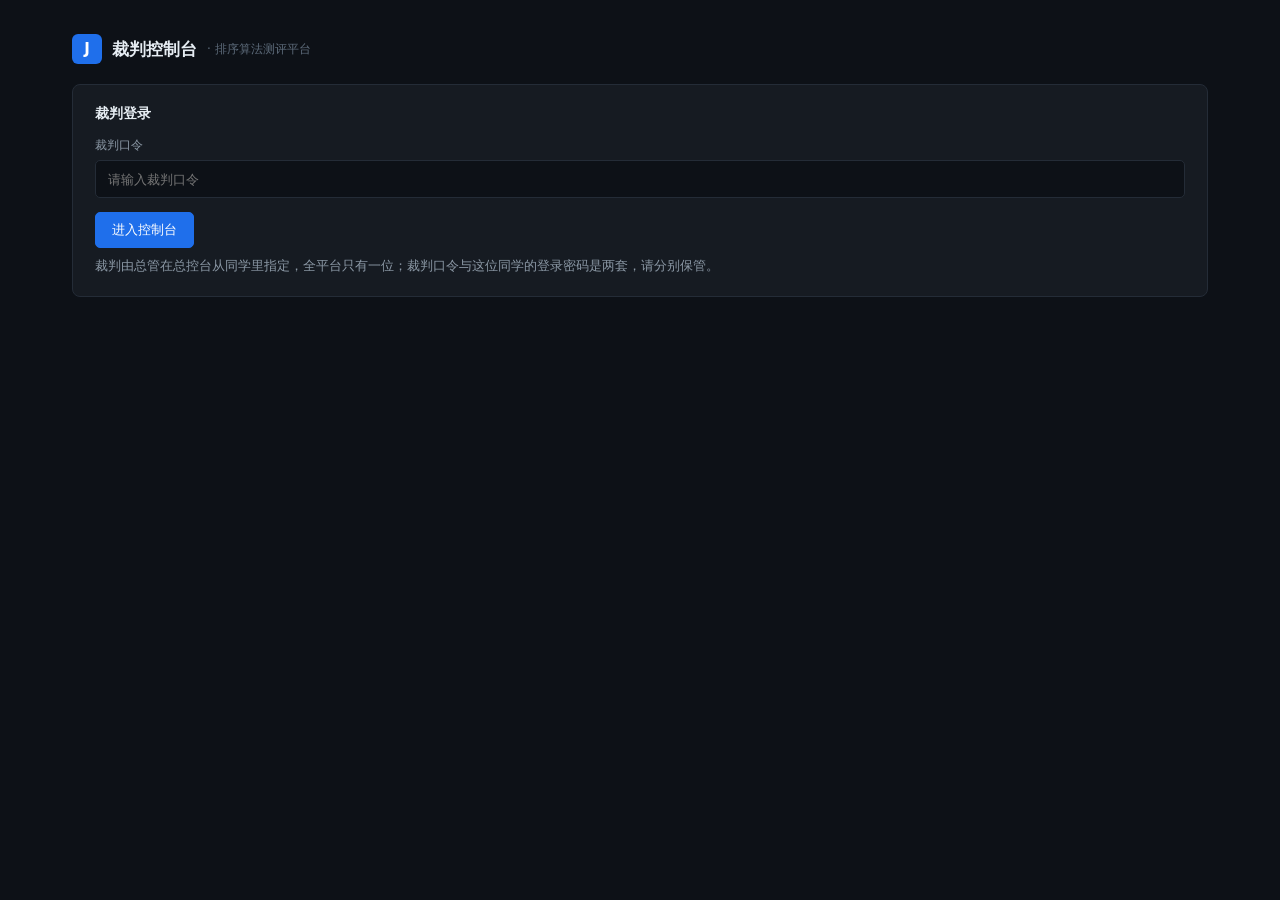
<file: sort_platform/frontend/judge.html>
<!DOCTYPE html>
<html lang="zh-CN">
<head>
<meta charset="UTF-8">
<meta name="viewport" content="width=device-width, initial-scale=1.0">
<title>裁判控制台 · 排序算法测评平台</title>
<style>
:root {
  --bg: #0d1117;
  --panel: #161b22;
  --panel-2: #1b222b;
  --line: #242c37;
  --text: #c8d1da;
  --text-2: #8b98a5;
  --text-3: #5d6b7a;
  --blue: #2f81f7;
  --green: #3fb950;
  --red: #f85149;
  --warn: #d29922;
}

* { box-sizing: border-box; margin: 0; padding: 0; }

body {
  min-height: 100vh;
  background: var(--bg);
  color: var(--text);
  font-family: "Segoe UI", "Microsoft YaHei", system-ui, sans-serif;
  font-size: 14px;
}

.hidden { display: none !important; }

.wrap {
  max-width: 1180px;
  margin: 0 auto;
  padding: 34px 22px 60px;
}

.brand {
  display: flex;
  align-items: center;
  gap: 10px;
  margin-bottom: 20px;
}

.logo {
  width: 30px;
  height: 30px;
  display: flex;
  align-items: center;
  justify-content: center;
  font-weight: 700;
  font-size: 15px;
  color: #fff;
  background: #1f6feb;
  border-radius: 6px;
}

.brand h1 { font-size: 17px; font-weight: 600; color: #e6edf3; }
.brand span { font-size: 12px; color: var(--text-3); }

.cols {
  display: grid;
  grid-template-columns: minmax(0, 1.35fr) minmax(0, 1fr);
  gap: 16px;
  align-items: start;
}

.card {
  padding: 20px 22px;
  background: var(--panel);
  border: 1px solid var(--line);
  border-radius: 8px;
}

.card + .card { margin-top: 16px; }

.card h2 {
  font-size: 14px;
  font-weight: 600;
  color: #e6edf3;
  margin-bottom: 14px;
  display: flex;
  align-items: center;
  justify-content: space-between;
  gap: 10px;
}

.card h2 small {
  font-size: 11.5px;
  font-weight: 400;
  color: var(--text-3);
}

.field { display: flex; flex-direction: column; gap: 6px; margin-bottom: 14px; }
.field label { font-size: 12px; color: var(--text-2); }

.field input {
  height: 38px;
  padding: 0 12px;
  font-size: 13px;
  color: var(--text);
  background: var(--bg);
  border: 1px solid var(--line);
  border-radius: 5px;
  outline: none;
}

.field input:focus { border-color: var(--blue); }

.btn {
  display: inline-flex;
  align-items: center;
  justify-content: center;
  text-decoration: none;
  height: 36px;
  padding: 0 16px;
  font-size: 13px;
  color: var(--text);
  background: var(--panel-2);
  border: 1px solid #2b3543;
  border-radius: 5px;
  cursor: pointer;
  transition: border-color .15s, color .15s, background .15s;
}

.btn:hover:not(:disabled) { border-color: var(--blue); color: #7cb2ff; }
.btn:disabled { opacity: .45; cursor: not-allowed; }

.btn.primary { color: #fff; background: #1f6feb; border-color: #1f6feb; }
.btn.primary:hover:not(:disabled) { background: #2f81f7; color: #fff; }

.btn.danger { color: #fff; background: #b32f2a; border-color: #b32f2a; }
.btn.danger:hover:not(:disabled) { background: var(--red); color: #fff; }

.btn.sm {
  height: 26px;
  padding: 0 10px;
  font-size: 11.5px;
  border-radius: 4px;
}

.tip { margin-top: 10px; font-size: 12.5px; min-height: 18px; color: var(--text-2); }
.tip.bad { color: #ff8a80; }
.tip.good { color: #7ec8a0; }

.stat-grid {
  display: grid;
  grid-template-columns: repeat(4, minmax(0, 1fr));
  gap: 10px;
}

.stat {
  padding: 11px 13px;
  background: var(--panel-2);
  border: 1px solid var(--line);
  border-radius: 6px;
}

.stat span { display: block; font-size: 11.5px; color: var(--text-3); margin-bottom: 5px; }
.stat b { font-size: 20px; font-weight: 600; color: #e6edf3; font-variant-numeric: tabular-nums; }

.state-row { display: flex; align-items: center; gap: 10px; margin-bottom: 16px; }

.dot { width: 8px; height: 8px; border-radius: 50%; background: var(--text-3); }
.dot.on { background: var(--green); }
.dot.warn { background: var(--warn); }
.dot.off { background: var(--red); }

.state-text { font-size: 13px; color: #e6edf3; }
.state-note { font-size: 12px; color: var(--text-3); }

.countdown {
  display: none;
  margin: 4px 0 14px;
  font-size: 42px;
  font-weight: 700;
  color: var(--blue);
  font-family: Consolas, "Cascadia Mono", monospace;
}

.actions { display: flex; gap: 10px; flex-wrap: wrap; margin-top: 16px; }

.duration-row { display: flex; align-items: center; gap: 8px; flex-wrap: wrap; margin-top: 14px; font-size: 12.5px; color: var(--text-2, #8a94a3); }
.duration-row input { width: 88px; height: 30px; padding: 0 8px; color: var(--text); background: var(--panel-2); border: 1px solid #30363d; border-radius: 5px; font-size: 13px; }
.duration-row input:focus { outline: none; border-color: var(--blue); }
.duration-row .tip { font-size: 11.5px; color: #6e7781; }

.hr { height: 1px; background: var(--line); margin: 18px 0; }

/* ---------- 按学号授予管理员 ---------- */
.adm-grant {
  display: flex;
  align-items: center;
  gap: 8px;
  flex-wrap: wrap;
  margin-bottom: 12px;
  padding: 9px 10px;
  background: var(--panel-2);
  border: 1px solid var(--line);
  border-radius: 5px;
}

.adm-grant input {
  height: 28px;
  width: 230px;
  padding: 0 10px;
  font-size: 12.5px;
  color: var(--text);
  background: var(--bg);
  border: 1px solid var(--line);
  border-radius: 4px;
  outline: none;
}

.adm-grant input:focus { border-color: var(--blue); }

.adm-tip { font-size: 11.5px; color: var(--text-3); }
.adm-tip.good { color: #7ec8a0; }
.adm-tip.bad { color: #ff8a80; }

/* ---------- 选手名单（带操作） ---------- */
.prow {
  display: flex;
  align-items: center;
  gap: 10px;
  padding: 8px 10px;
  border: 1px solid var(--line);
  border-radius: 5px;
  background: var(--panel-2);
  margin-bottom: 7px;
}

.prow .pno {
  font-size: 13px;
  font-weight: 600;
  color: #e6edf3;
  min-width: 62px;
}

/* 在线绿点 + 离线整行压暗：一眼分清谁还在比赛 */
.pdot {
  width: 7px;
  height: 7px;
  border-radius: 50%;
  background: #39424d;
  flex: 0 0 auto;
}

.pdot.on {
  background: var(--green);
  box-shadow: 0 0 0 3px rgba(63, 185, 80, 0.16);
}

.prow.off {
  opacity: 0.45;
}

.prow.off:hover {
  opacity: 0.8;
}

.prow .puser {
  font-size: 12px;
  color: var(--text-2);
  font-family: Consolas, monospace;
}

.prow .ptags {
  display: flex;
  gap: 5px;
  flex-wrap: wrap;
  flex: 1;
}

.ptag {
  padding: 1px 7px;
  font-size: 11px;
  border-radius: 3px;
  border: 1px solid #2b3543;
  color: var(--text-2);
}

.ptag.done { color: #7ec8a0; border-color: #2b4a3a; }
.ptag.live { color: #58c26f; border-color: #2b4a3a; background: rgba(63, 185, 80, 0.08); }
.ptag.bad { color: #ff8a80; border-color: #4a2b2b; }
.ptag.warn { color: #d8b46a; border-color: #4a3f26; }

.prow .pops { display: flex; gap: 6px; }

.empty { font-size: 12.5px; color: var(--text-3); }

/* ---------- 弹窗 ---------- */
.mask {
  position: fixed;
  inset: 0;
  z-index: 50;
  display: flex;
  align-items: center;
  justify-content: center;
  background: rgba(3, 6, 10, .72);
}

.modal {
  width: 400px;
  max-width: calc(100vw - 32px);
  padding: 22px 24px;
  background: var(--panel);
  border: 1px solid #2b3543;
  border-radius: 8px;
  box-shadow: 0 18px 48px rgba(0, 0, 0, .5);
}

.modal h3 {
  font-size: 15px;
  color: #e6edf3;
  margin-bottom: 12px;
  display: flex;
  align-items: center;
  gap: 8px;
}

.modal .mline {
  font-size: 12.5px;
  color: var(--text-2);
  line-height: 1.9;
}

.modal .mline b { color: #e6edf3; }

.modal .mtext {
  margin: 10px 0 14px;
  padding: 10px 12px;
  font-size: 12.5px;
  line-height: 1.7;
  color: var(--text);
  background: var(--bg);
  border: 1px solid var(--line);
  border-radius: 5px;
}

.modal .mactions {
  display: flex;
  gap: 10px;
  justify-content: flex-end;
  margin-top: 16px;
}

.modal input {
  width: 100%;
  height: 38px;
  margin-top: 10px;
  padding: 0 12px;
  font-size: 13px;
  color: var(--text);
  background: var(--bg);
  border: 1px solid var(--line);
  border-radius: 5px;
  outline: none;
}

.modal input:focus { border-color: var(--blue); }

.foot {
  margin-top: 22px;
  font-size: 12px;
  color: var(--text-3);
  line-height: 1.9;
}

@media (max-width: 900px) {
  .cols { grid-template-columns: minmax(0, 1fr); }
  .stat-grid { grid-template-columns: repeat(2, minmax(0, 1fr)); }
}
</style>
</head>
<body>
<div class="wrap">
  <div class="brand">
    <div class="logo">J</div>
    <h1>裁判控制台</h1>
    <span>· 排序算法测评平台</span>
  </div>

  <!-- 登录 -->
  <div class="card" id="loginCard">
    <h2>裁判登录</h2>
    <div class="field">
      <label for="pass">裁判口令</label>
      <input id="pass" type="password" placeholder="请输入裁判口令" autocomplete="off">
    </div>
    <button id="loginBtn" class="btn primary">进入控制台</button>
    <p class="tip" id="loginTip">裁判由总管在总控台从同学里指定，全平台只有一位；裁判口令与这位同学的登录密码是两套，请分别保管。</p>
  </div>

  <!-- 控制台 -->
  <div class="hidden" id="panelCard">
    <div class="cols">
      <div>
        <div class="card">
          <h2>本场比赛</h2>
          <p class="tip" id="judgeWho" style="margin:-2px 0 10px"></p>
          <div class="state-row">
            <span class="dot" id="stateDot"></span>
            <span class="state-text" id="stateText">读取中…</span>
            <span class="state-note" id="stateNote"></span>
          </div>
          <div class="countdown" id="countdown"></div>

          <div class="stat-grid">
            <div class="stat"><span>报名选手</span><b id="sPlayers">0</b></div>
            <div class="stat"><span>已完赛</span><b id="sFinished">0</b></div>
            <div class="stat"><span>本场剩余</span><b id="sRemain" style="font-size:14px">—</b></div>
            <div class="stat"><span>赛制时长</span><b id="sDuration" style="font-size:14px">—</b></div>
            <div class="stat"><span>开赛时间</span><b id="sStart" style="font-size:14px">—</b></div>
          </div>

          <div class="duration-row">
            <label for="durationInput">本场时长（分钟）</label>
            <input id="durationInput" type="number" min="1" max="600" step="1" value="120">
            <span class="tip">开赛时生效，到点自动收卷；默认 120 分钟</span>
          </div>

          <div class="actions">
            <button id="startBtn" class="btn primary">开启比赛（10 秒倒计时）</button>
            <button id="endBtn" class="btn danger">强制结束本场</button>
            <button id="watchBtn" class="btn">进入观赛</button>
            <a id="caseBtn" class="btn" href="/case">举报 / 申诉处理</a>
            <button id="refreshBtn" class="btn">刷新状态</button>
            <button id="logoutBtn" class="btn">退出</button>
          </div>
          <p class="tip" id="opTip"></p>
        </div>

        <div class="card">
          <h2>选手名单 <small>禁言、解禁、判罚都只作用于该选手本人</small></h2>
          <div id="playerList"><p class="empty">暂无选手报名</p></div>
          <p class="tip">管理员身份由总管在总管控制台授予，裁判端不再提供该项操作。</p>
        </div>
      </div>

      <div>
        <div class="card">
          <h2>修改裁判口令</h2>
          <div class="field">
            <label for="oldPass">原口令</label>
            <input id="oldPass" type="password" autocomplete="off">
          </div>
          <div class="field">
            <label for="newPass">新口令（4 ~ 20 位）</label>
            <input id="newPass" type="password" autocomplete="off">
          </div>
          <button id="passBtn" class="btn">确认修改</button>
          <p class="tip" id="passTip"></p>
        </div>
      </div>
    </div>

    <p class="foot">
      开启比赛后全端提示「裁判已开启比赛，比赛即将开始」并倒计时 10 秒，倒计时结束统一开始计时；<br>
      强制结束会把所有未交卷选手按当前代码收卷，没写过代码的按白卷记录，结束后讨论区与弹幕恢复开放；<br>
      判罚违规只终止被选中的那一名选手，成绩直接记 0 分，违规事由由你填写并随成绩留档。
    </p>
  </div>
</div>

<script>
const API = location.origin + '/api';
const KEY = 'sort_judge_session';
const $ = (id) => document.getElementById(id);

let token = sessionStorage.getItem(KEY) || '';
let timer = null;
let cdTimer = null;
let users = {};
let players = [];
let finishedNames = [];
let contestStatus = 'idle';

function tip(msg, ok) {
  const t = $('opTip');
  t.textContent = msg || '';
  t.className = 'tip' + (msg ? (ok ? ' good' : ' bad') : '');
}

function hhmm(ms) {
  if (!ms) return '—';
  const d = new Date(Number(ms));
  const p = (v) => String(v).padStart(2, '0');
  return p(d.getHours()) + ':' + p(d.getMinutes()) + ':' + p(d.getSeconds());
}

async function post(path, params) {
  const res = await fetch(API + path, {
    method: 'POST',
    headers: { 'X-Token': token, 'Content-Type': 'application/x-www-form-urlencoded; charset=UTF-8' },
    body: new URLSearchParams(params || {}).toString()
  });
  const data = await res.json().catch(() => ({}));
  if (!res.ok) {
    const err = new Error(data.error || ('请求失败（' + res.status + '）'));
    err.status = res.status;
    throw err;
  }
  return data;
}

async function getJson(path) {
  const res = await fetch(API + path, { headers: { 'X-Token': token } });
  const data = await res.json().catch(() => ({}));
  if (!res.ok) {
    const err = new Error(data.error || ('请求失败（' + res.status + '）'));
    err.status = res.status;
    throw err;
  }
  return data;
}

/** 会话失效：停掉所有轮询、清令牌、回登录卡片（只按 HTTP 401 判断，不靠中文文案） */
function stopJudge() {
  if (timer) {
    clearInterval(timer);
    timer = null;
  }
  if (cdTimer) {
    clearInterval(cdTimer);
    cdTimer = null;
  }
  token = '';
  sessionStorage.removeItem(KEY);
  $('panelCard').classList.add('hidden');
  $('loginCard').classList.remove('hidden');
  $('loginTip').textContent = '口令会话已失效，请重新输入裁判口令';
  $('loginTip').className = 'tip bad';
  const cd = $('countdown');
  if (cd) cd.style.display = 'none';
}

async function login() {
  const pass = $('pass').value.trim();
  if (!pass) {
    $('loginTip').textContent = '请输入裁判口令';
    $('loginTip').className = 'tip bad';
    return;
  }
  $('loginBtn').disabled = true;
  try {
    const data = await post('/judge/login', { password: pass });
    token = data.token;
    sessionStorage.setItem(KEY, token);
    if (data.username) {
      sessionStorage.setItem(KEY + '_user', data.username);
      sessionStorage.setItem(KEY + '_who', data.who || data.username);
    }
    enterPanel();
  } catch (e) {
    $('loginTip').textContent = e.message;
    $('loginTip').className = 'tip bad';
  } finally {
    $('loginBtn').disabled = false;
  }
}

function enterPanel() {
  $('loginCard').classList.add('hidden');
  $('panelCard').classList.remove('hidden');
  const whoEl = $('judgeWho');
  const caseBtn = $('caseBtn');
  if (caseBtn && token) caseBtn.href = '/case?jt=' + encodeURIComponent(token) + '&role=judge';
  if (whoEl) {
    const who = sessionStorage.getItem(KEY + '_who');
    const un = sessionStorage.getItem(KEY + '_user');
    whoEl.textContent = who
      ? '本场裁判：' + who + (un ? '（' + un + '）' : '') + ' · 学生登录密码与裁判口令是两套'
      : '';
  }
  poll();
  if (timer) clearInterval(timer);
  timer = setInterval(poll, 1500);
}

async function poll() {
  try {
    const cs = await getJson('/contest');
    applyState(cs);
    const uu = await getJson('/admin/users');
    users = {};
    (uu.items || []).forEach((x) => { users[x.username] = x; });
    renderPlayers();
  } catch (e) {
    if (e.status === 401) {
      stopJudge();
      return;
    }
    tip(e.message || '无法读取赛事状态');
  }
}

/** 本场剩余时间：running 且有截止时刻才显示，其余显示 — */
function remainText(cs) {
  if (cs.status !== 'running' || !cs.deadline) return '—';
  const sec = Math.max(0, Math.round(Number(cs.remainMillis || 0) / 1000));
  const p = (v) => String(v).padStart(2, '0');
  return p(Math.floor(sec / 3600)) + ':' + p(Math.floor((sec % 3600) / 60)) + ':' + p(sec % 60);
}

function applyState(cs) {
  contestStatus = cs.status || 'idle';
  const dot = $('stateDot');
  const map = {
    idle: ['等待裁判开赛', '选手可登录、编辑代码，尚不能点击开始'],
    countdown: ['倒计时中', '全端正在倒计时，结束后自动开赛'],
    running: ['比赛进行中', '观众可发弹幕；选手侧弹幕与讨论区锁定，交卷后解锁'],
    finished: ['本场已结束', '讨论区与弹幕已恢复开放']
  };
  const row = map[contestStatus] || [contestStatus, ''];
  $('stateText').textContent = row[0];
  $('stateNote').textContent = row[1];
  dot.className = 'dot' + (contestStatus === 'running' ? ' on' : (contestStatus === 'countdown' ? ' warn' : (contestStatus === 'finished' ? ' off' : '')));

  $('sPlayers').textContent = String(cs.players || 0);
  $('sFinished').textContent = String(cs.finishedPlayers || 0);
  $('sStart').textContent = hhmm(cs.startAt);
  $('sDuration').textContent = cs.durationMin ? cs.durationMin + ' 分钟' : '—';
  $('sRemain').textContent = remainText(cs);

  $('startBtn').disabled = contestStatus === 'countdown' || contestStatus === 'running';
  $('endBtn').disabled = contestStatus !== 'countdown' && contestStatus !== 'running';

  players = cs.playerNames || [];
  finishedNames = cs.finishedNames || [];

  if (contestStatus === 'countdown' && cs.countdownEnd) {
    $('countdown').style.display = 'block';
    const paint = () => {
      const left = Math.max(0, Math.ceil((cs.countdownEnd - Date.now()) / 1000));
      $('countdown').textContent = String(left);
      if (left <= 0) {
        $('countdown').textContent = 'GO';
        if (cdTimer) { clearInterval(cdTimer); cdTimer = null; }
        setTimeout(() => { $('countdown').style.display = 'none'; }, 1000);
      }
    };
    paint();
    if (!cdTimer) cdTimer = setInterval(paint, 250);
  } else {
    $('countdown').style.display = 'none';
    if (cdTimer) { clearInterval(cdTimer); cdTimer = null; }
  }
}

function nowMs() { return Date.now(); }

function renderPlayers() {
  const box = $('playerList');
  if (!players.length) {
    box.innerHTML = '<p class="empty">暂无选手报名</p>';
    return;
  }
  box.innerHTML = players.map((un) => {
    const u = users[un] || {};
    const no = String(u.no || un.slice(-2)).padStart(2, '0');
    const done = finishedNames.indexOf(un) >= 0 || u.finished;
    const muted = u.muteUntil && u.muteUntil > nowMs();
    const isAdmin = u.role === 'admin';
    const online = !!u.online;
    const tags = [];
    tags.push('<span class="ptag' + (online ? ' live' : '') + '">' + (online ? '在线' : '离线') + '</span>');
    tags.push('<span class="ptag' + (done ? ' done' : '') + '">' + (done ? '已完赛' : (contestStatus === 'running' ? '作答中' : '未开始')) + '</span>');
    if (isAdmin) tags.push('<span class="ptag">管理员</span>');
    if (muted) tags.push('<span class="ptag warn">已禁言</span>');
    if (u.violations) tags.push('<span class="ptag bad">违规 ' + u.violations + ' 次</span>');
    // 禁言权限已经交给管理员，裁判这边只保留判罚违规
    return '<div class="prow' + (online ? '' : ' off') + '">'
      + '<span class="pdot' + (online ? ' on' : '') + '"></span>'
      + '<span class="pno">选手' + no + '</span>'
      + '<span class="puser">' + un + '</span>'
      + '<span class="ptags">' + tags.join('') + '</span>'
      + '<span class="pops">'
      + (done ? '' : '<button class="btn sm danger" data-act="violate" data-un="' + un + '">判罚违规</button>')
      + '</span>'
      + '</div>';
  }).join('');
}

function escapeHtml(s) {
  return String(s || '').replace(/[&<>"']/g, (c) => ({ '&': '&amp;', '<': '&lt;', '>': '&gt;', '"': '&quot;', "'": '&#39;' }[c]));
}

/* ---------------- 弹窗 ---------------- */

function openModal(html) {
  closeModal();
  const mask = document.createElement('div');
  mask.className = 'mask';
  mask.id = 'mask';
  mask.innerHTML = '<div class="modal">' + html + '</div>';
  document.body.appendChild(mask);
  return mask;
}

function closeModal() {
  const m = $('mask');
  if (m) m.remove();
}

function violate(un, prefill) {
  const no = (users[un] && users[un].no) || un.slice(-2);
  openModal(
    '<h3>判罚违规 · 选手' + String(no).padStart(2, '0') + '</h3>'
    + '<div class="mline">该选手本场作答立即终止，成绩记 <b>0 分</b>，违规事由随成绩留档。</div>'
    + '<input id="noteInput" maxlength="60" placeholder="填写违规事由，例如：比赛中交头接耳" value="' + escapeHtml(prefill || '') + '">'
    + '<p class="tip bad" id="noteTip"></p>'
    + '<div class="mactions">'
    + '<button class="btn" id="mCancel">取消</button>'
    + '<button class="btn danger" id="mOk">确认判罚</button>'
    + '</div>'
  );
  $('noteInput').focus();
  $('mCancel').onclick = closeModal;
  $('mOk').onclick = async () => {
    const note = $('noteInput').value.trim();
    if (!note) {
      $('noteTip').textContent = '请填写违规事由';
      return;
    }
    $('mOk').disabled = true;
    try {
      await post('/judge/violate', { username: un, note: note });

      closeModal();
      tip('已判罚 选手' + String(no).padStart(2, '0') + '，本场成绩记 0 分', true);
      poll();
    } catch (e) {
      $('noteTip').textContent = e.message;
      $('mOk').disabled = false;
    }
  };
}

/* ---------------- 事件 ---------------- */

$('loginBtn').onclick = login;
$('pass').addEventListener('keydown', (e) => { if (e.key === 'Enter') login(); });

$('startBtn').onclick = async () => {
  const min = Number($('durationInput').value || 120);
  if (!min || min < 1) {
    tip('比赛时长请填 ≥ 1 的分钟数');
    return;
  }
  if (!confirm('开启比赛会清空上一轮成绩（旧成绩已自动备份），本场时长 ' + min + ' 分钟，到点自动收卷。确定开启？')) return;
  tip('正在开启比赛…');
  try {
    await post('/judge/start-contest', { minutes: min });
    tip('已进入倒计时，10 秒后开始，本场 ' + min + ' 分钟', true);
    poll();
  } catch (e) {
    tip(e.message);
  }
};

$('endBtn').onclick = async () => {
  if (!confirm('确定强制结束本场比赛？未交卷选手将按当前代码收卷。')) return;
  tip('正在结束比赛…');
  try {
    await post('/judge/force-end', {});
    tip('本场比赛已结束，未交卷选手已按当前代码收卷', true);
    poll();
  } catch (e) {
    tip(e.message);
  }
};

$('watchBtn').onclick = () => {
  window.open('/watch?jt=' + encodeURIComponent(token), '_blank');
};

$('refreshBtn').onclick = () => {
  poll();
  tip('已刷新', true);
};

$('logoutBtn').onclick = () => {
  token = '';
  localStorage.removeItem(KEY);
  sessionStorage.removeItem(KEY);
  sessionStorage.removeItem(KEY + '_user');
  sessionStorage.removeItem(KEY + '_who');
  if (timer) clearInterval(timer);
  timer = null;
  $('panelCard').classList.add('hidden');
  $('loginCard').classList.remove('hidden');
  $('pass').value = '';
  $('loginTip').textContent = '已退出裁判控制台';
  $('loginTip').className = 'tip';
};

$('passBtn').onclick = async () => {
  const oldPass = $('oldPass').value.trim();
  const newPass = $('newPass').value.trim();
  const t = $('passTip');
  if (!oldPass || !newPass) {
    t.textContent = '原口令和新口令都要填';
    t.className = 'tip bad';
    return;
  }
  $('passBtn').disabled = true;
  try {
    await post('/judge/pass', { oldPass: oldPass, newPass: newPass });
    t.textContent = '裁判口令已修改，下次登录请用新口令';
    t.className = 'tip good';
    $('oldPass').value = '';
    $('newPass').value = '';
  } catch (e) {
    t.textContent = e.message;
    t.className = 'tip bad';
  } finally {
    $('passBtn').disabled = false;
  }
};

document.addEventListener('click', async (ev) => {
  const el = ev.target.closest('[data-act]');
  if (!el) return;
  const un = el.getAttribute('data-un');
  const act = el.getAttribute('data-act');
  if (act === 'mute' || act === 'unmute') {
    tip('禁言权限已移交给管理员，裁判只负责开赛、结束与判违规');
    return;
  }
  if (act === 'violate') {
    violate(un, '');
  }
});
if (token) enterPanel();
</script>
</body>
</html>
</file>
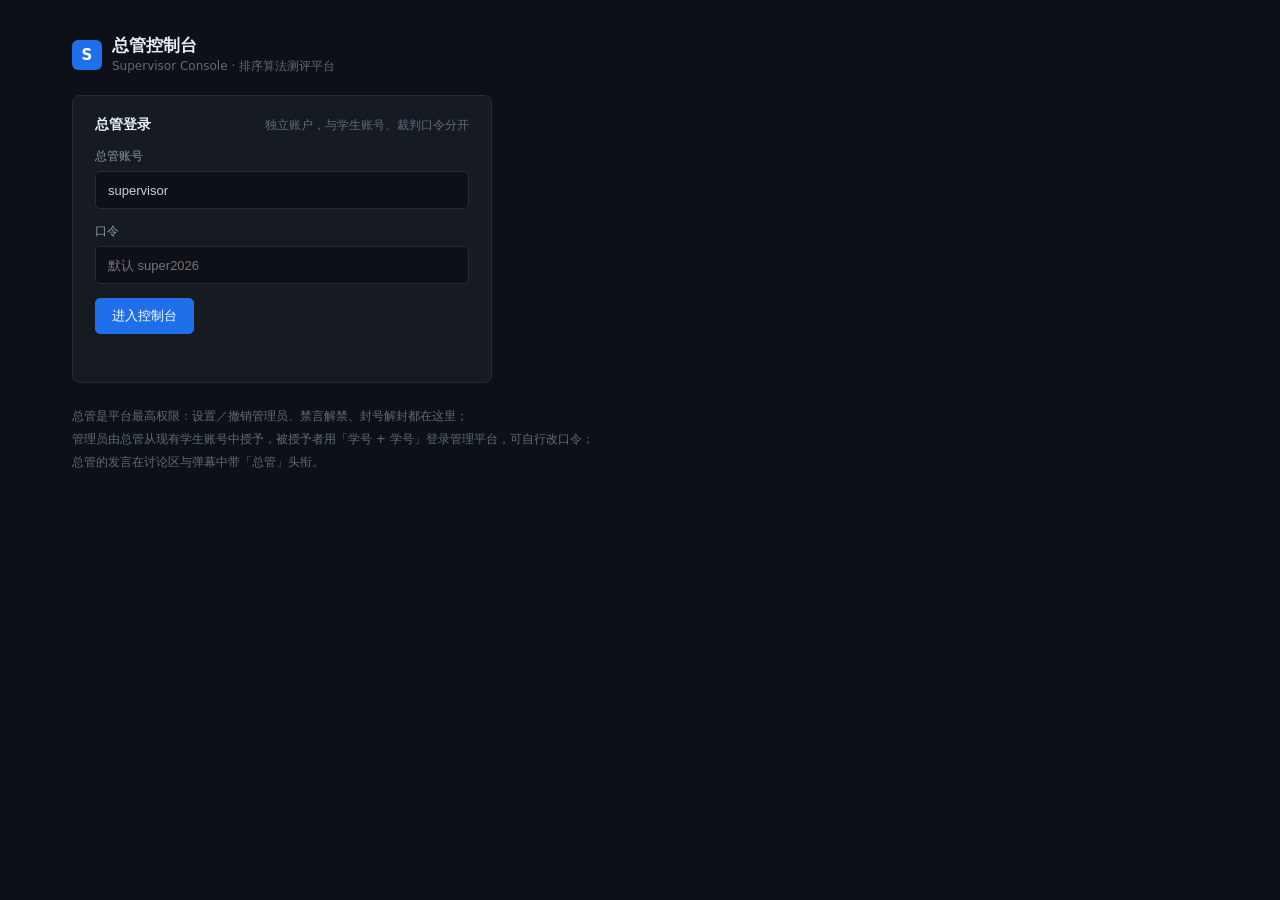
<file: sort_platform/frontend/super.html>
<!DOCTYPE html>
<html lang="zh-CN">
<head>
<meta charset="UTF-8">
<meta name="viewport" content="width=device-width, initial-scale=1.0">
<title>总管控制台 · 排序算法测评平台</title>
<style>
:root {
  --bg: #0d1117;
  --panel: #161b22;
  --panel-2: #1b222b;
  --line: #242c37;
  --text: #c8d1da;
  --text-2: #8b98a5;
  --text-3: #5d6b7a;
  --blue: #2f81f7;
  --green: #3fb950;
  --red: #f85149;
  --warn: #d29922;
}

* { box-sizing: border-box; margin: 0; padding: 0; }

body {
  min-height: 100vh;
  background: var(--bg);
  color: var(--text);
  font-family: "Segoe UI", "Microsoft YaHei", system-ui, sans-serif;
  font-size: 14px;
}

.hidden { display: none !important; }

.wrap { max-width: 1180px; margin: 0 auto; padding: 34px 22px 60px; }

.brand { display: flex; align-items: center; gap: 10px; margin-bottom: 20px; }

.logo {
  width: 30px; height: 30px;
  display: flex; align-items: center; justify-content: center;
  font-weight: 700; font-size: 15px; color: #fff;
  background: #1f6feb; border-radius: 6px;
}

.brand h1 { font-size: 17px; font-weight: 600; color: #e6edf3; }
.brand span { font-size: 12px; color: var(--text-3); }

.card {
  padding: 20px 22px;
  background: var(--panel);
  border: 1px solid var(--line);
  border-radius: 8px;
}

.card + .card { margin-top: 16px; }

.card h2 {
  font-size: 14px; font-weight: 600; color: #e6edf3;
  margin-bottom: 14px;
  display: flex; align-items: center; justify-content: space-between; gap: 10px;
}

.card h2 small { font-size: 11.5px; font-weight: 400; color: var(--text-3); }

.field { display: flex; flex-direction: column; gap: 6px; margin-bottom: 14px; }
.field label { font-size: 12px; color: var(--text-2); }

.field input {
  height: 38px; padding: 0 12px;
  font-size: 13px; color: var(--text);
  background: var(--bg);
  border: 1px solid var(--line);
  border-radius: 5px;
  outline: none;
}

.field input:focus { border-color: var(--blue); }

.btn {
  display: inline-flex; align-items: center; justify-content: center;
  text-decoration: none;
  height: 36px; padding: 0 16px;
  font-size: 13px; color: var(--text);
  background: var(--panel-2);
  border: 1px solid #2b3543;
  border-radius: 5px;
  cursor: pointer;
  transition: border-color .15s, color .15s, background .15s;
}

.btn:hover:not(:disabled) { border-color: var(--blue); color: #7cb2ff; }
.btn:disabled { opacity: .45; cursor: not-allowed; }

.btn.primary { color: #fff; background: #1f6feb; border-color: #1f6feb; }
.btn.primary:hover:not(:disabled) { background: #2f81f7; color: #fff; }

.btn.danger { color: #fff; background: #b32f2a; border-color: #b32f2a; }
.btn.danger:hover:not(:disabled) { background: var(--red); color: #fff; }

.btn.sm { height: 26px; padding: 0 10px; font-size: 11.5px; border-radius: 4px; }

.tip { margin-top: 10px; font-size: 12.5px; min-height: 18px; color: var(--text-2); }
.tip.bad { color: #ff8a80; }
.tip.good { color: #7ec8a0; }

.state-row { display: flex; align-items: center; gap: 10px; margin-bottom: 14px; }
.dot { width: 8px; height: 8px; border-radius: 50%; background: var(--text-3); }
.dot.on { background: var(--green); }
.dot.warn { background: var(--warn); }
.dot.off { background: var(--red); }
.state-text { font-size: 13px; color: #e6edf3; }
.state-note { font-size: 12px; color: var(--text-3); }

.stat-grid {
  display: grid;
  grid-template-columns: repeat(4, minmax(0, 1fr));
  gap: 10px;
  margin-bottom: 4px;
}

.stat {
  padding: 11px 13px;
  background: var(--panel-2);
  border: 1px solid var(--line);
  border-radius: 6px;
}

.stat span { display: block; font-size: 11.5px; color: var(--text-3); margin-bottom: 5px; }
.stat b { font-size: 20px; font-weight: 600; color: #e6edf3; font-variant-numeric: tabular-nums; }

.toolbar { display: flex; align-items: center; gap: 8px; flex-wrap: wrap; margin-bottom: 12px; }

.toolbar input {
  height: 30px; width: 210px; padding: 0 10px;
  font-size: 12.5px; color: var(--text);
  background: var(--bg); border: 1px solid var(--line); border-radius: 4px;
  outline: none;
}

.toolbar input:focus { border-color: var(--blue); }

.toolbar .chip {
  padding: 4px 10px;
  font-size: 12px;
  color: var(--text-2);
  background: var(--panel-2);
  border: 1px solid var(--line);
  border-radius: 14px;
  cursor: pointer;
}

.toolbar .chip.on { color: #7cb2ff; border-color: var(--blue); background: rgba(47, 129, 247, .12); }

.ulist {
  max-height: 520px;
  overflow-y: auto;
  border: 1px solid var(--line);
  border-radius: 5px;
  background: var(--panel-2);
}

.urow {
  display: grid;
  grid-template-columns: 62px 132px 96px minmax(0, 1fr) 300px;
  align-items: center;
  gap: 8px;
  padding: 7px 12px;
  font-size: 12.5px;
  border-bottom: 1px solid #202733;
}

.urow:last-child { border-bottom: none; }
.urow.no  { color: var(--text-3); font-size: 12px; }
.urow.un  { color: #dbe4ee; font-variant-numeric: tabular-nums; }

.utags { display: flex; gap: 5px; flex-wrap: wrap; }

.ptag {
  padding: 1px 7px;
  font-size: 11px;
  color: #8b98a5;
  background: #202733;
  border: 1px solid #2b3543;
  border-radius: 10px;
}

.ptag.done { color: #7ec8a0; border-color: rgba(63, 185, 80, .35); }
.ptag.warn { color: #e3b341; border-color: rgba(210, 153, 34, .4); }
.ptag.bad { color: #ff8a80; border-color: rgba(248, 81, 73, .4); }
.ptag.admin { color: #7cb2ff; border-color: rgba(47, 129, 247, .45); }
.ptag.judge { color: #f0b95a; border-color: rgba(210, 153, 34, .5); background: rgba(210, 153, 34, .1); }
.ptag.live { color: #58c26f; border-color: rgba(63, 185, 80, .45); background: rgba(63, 185, 80, .1); }

/* 离线账号整行压暗，在线的高亮，方便一眼看出谁在场地里 */
.urow.off { opacity: .45; }
.urow.off:hover { opacity: .8; }

.uops { display: flex; gap: 6px; flex-wrap: wrap; justify-content: flex-end; }

.empty { padding: 16px; font-size: 12.5px; color: var(--text-3); text-align: center; }

.foot {
  margin-top: 22px;
  font-size: 12px;
  line-height: 1.9;
  color: var(--text-3);
}
</style>
</head>
<body>

<div class="wrap">
  <div class="brand">
    <div class="logo">S</div>
    <div>
      <h1>总管控制台</h1>
      <span>Supervisor Console · 排序算法测评平台</span>
    </div>
  </div>

  <!-- 登录 -->
  <div class="card" id="loginCard" style="max-width:420px">
    <h2>总管登录 <small>独立账户，与学生账号、裁判口令分开</small></h2>
    <div class="field">
      <label for="suUser">总管账号</label>
      <input id="suUser" type="text" autocomplete="off" value="supervisor">
    </div>
    <div class="field">
      <label for="suPass">口令</label>
      <input id="suPass" type="password" autocomplete="off" placeholder="默认 super2026">
    </div>
    <button id="suLoginBtn" class="btn primary">进入控制台</button>
    <p class="tip" id="suTip"></p>
  </div>

  <!-- 已登录 -->
  <div id="panel" class="hidden">
    <div class="card">
      <h2>赛事概览 <small id="eventNote">—</small></h2>
      <div class="state-row">
        <span class="dot" id="stateDot"></span>
        <span class="state-text" id="stateText">比赛未开始</span>
      </div>
      <div class="stat-grid">
        <div class="stat"><span>报名选手</span><b id="sPlayers">0</b></div>
        <div class="stat"><span>已完赛</span><b id="sFinished">0</b></div>
        <div class="stat"><span>管理员人数</span><b id="sAdmins">0</b></div>
        <div class="stat"><span>已封号</span><b id="sBanned">0</b></div>
      </div>
      <div class="actions" style="display:flex;gap:10px;margin-top:16px;flex-wrap:wrap">
        <button id="watchBtn" class="btn">以总管身份进入观赛</button>
        <a id="caseLink" class="btn" href="/case">举报 / 申诉处理（全部）</a>
        <button id="refreshBtn" class="btn">刷新</button>
        <button id="logoutBtn" class="btn">退出</button>
      </div>
    </div>

    <div class="card">
      <h2>账号管理 <small>管理员身份只能在这里授予或撤销，管理员与裁判都没有该权限</small></h2>
      <div class="toolbar">
        <input id="searchInput" type="text" placeholder="按学号搜索，例如 202530126037" autocomplete="off">
        <span class="chip" id="chipAdmin">只看管理员</span>
        <span class="chip" id="chipPlayer">只看报名选手</span>
        <span class="chip" id="chipBanned">只看已封号</span>
      </div>
      <div class="ulist" id="userList"><p class="empty">加载中…</p></div>
      <p class="tip" id="opTip"></p>
    </div>

    <div class="card">
      <h2>修改总管口令</h2>
      <div class="field">
        <label for="suOldPass">原口令</label>
        <input id="suOldPass" type="password" autocomplete="off">
      </div>
      <div class="field">
        <label for="suNewPass">新口令（4 ~ 20 位）</label>
        <input id="suNewPass" type="password" autocomplete="off">
      </div>
      <button id="suPassBtn" class="btn">确认修改</button>
      <p class="tip" id="suPassTip"></p>
    </div>
  </div>

  <p class="foot">
    总管是平台最高权限：设置／撤销管理员、禁言解禁、封号解封都在这里；<br>
    管理员由总管从现有学生账号中授予，被授予者用「学号 + 学号」登录管理平台，可自行改口令；<br>
    总管的发言在讨论区与弹幕中带「总管」头衔。
  </p>
</div>

<script>
const $ = (id) => document.getElementById(id);
let token = sessionStorage.getItem('superToken') || '';
let users = [];
let onlyAdmin = false;
let onlyPlayer = false;
let onlyBanned = false;

async function api(path, body) {
  const opt = body
    ? { method: 'POST', headers: { 'X-Token': token, 'Content-Type': 'application/x-www-form-urlencoded' }, body: new URLSearchParams(body).toString() }
    : { headers: { 'X-Token': token } };
  const r = await fetch('/api' + path, opt);
  const j = await r.json().catch(() => ({}));
  if (!r.ok) throw new Error(j.error || ('HTTP ' + r.status));
  return j;
}

function tip(msg, good) {
  const el = $('opTip');
  el.textContent = msg || '';
  el.className = 'tip' + (good ? ' good' : ' bad');
}

async function doLogin() {
  const btn = $('suLoginBtn');
  const t = $('suTip');
  btn.disabled = true;
  try {
    const j = await api('/super/login', { username: $('suUser').value.trim(), password: $('suPass').value.trim() });
    token = j.token;
    sessionStorage.setItem('superToken', token);
    if ($('caseLink')) $('caseLink').href = '/case?st=' + encodeURIComponent(token) + '&role=super';
    t.textContent = '';
    enterPanel();
  } catch (e) {
    t.textContent = e.message;
    t.className = 'tip bad';
  } finally {
    btn.disabled = false;
  }
}

function enterPanel() {
  $('loginCard').classList.add('hidden');
  $('panel').classList.remove('hidden');
  loadUsers();
  loadContest();
}

async function loadContest() {
  try {
    const j = await api('/contest');
    const st = j.status || 'idle';
    const map = { idle: ['比赛未开始', 'off'], countdown: ['即将开始', 'warn'], running: ['比赛进行中', 'on'], finished: ['本场已结束', 'off'] };
    const p = map[st] || map.idle;
    $('stateText').textContent = p[0];
    $('stateDot').className = 'dot ' + p[1];
    $('eventNote').textContent = j.startAt ? ('开赛 ' + j.startAt) : '等待裁判开启';
  } catch (e) { /* 概览失败不影响账号管理 */ }
}

async function loadUsers() {
  try {
    const j = await api('/admin/users');
    users = j.items || [];
    renderUsers();
  } catch (e) {
    $('userList').innerHTML = '<p class="empty">' + e.message + '</p>';
  }
}

function renderUsers() {
  const kw = $('searchInput').value.trim();
  let list = users.slice();
    if (kw) list = list.filter((u) => u.username.indexOf(kw) >= 0);
  if (onlyAdmin) list = list.filter((u) => u.role === 'admin' || u.role === 'judge');
  if (onlyPlayer) list = list.filter((u) => u.player);
  if (onlyBanned) list = list.filter((u) => u.banned);

  $('sAdmins').textContent = users.filter((u) => u.role === 'admin' || u.role === 'judge').length;
  $('sBanned').textContent = users.filter((u) => u.banned).length;
  $('sPlayers').textContent = users.filter((u) => u.player).length;
  $('sFinished').textContent = users.filter((u) => u.finished).length;

  if (!list.length) {
    $('userList').innerHTML = '<p class="empty">没有符合条件的账号</p>';
    return;
  }
  const now = Date.now();
  $('userList').innerHTML = list.map((u) => {
    const tags = [];
    tags.push('<span class="ptag' + (u.online ? ' live' : '') + '">' + (u.online ? '在线' : '离线') + '</span>');
    if (u.role === 'judge') tags.push('<span class="ptag judge">裁判 · 高级管理员</span>');
    if (u.role === 'admin') tags.push('<span class="ptag admin">管理员</span>');
    if (u.player) tags.push('<span class="ptag">选手</span>');
    if (u.finished) tags.push('<span class="ptag done">已完赛</span>');
    if (u.muteUntil && u.muteUntil > now) tags.push('<span class="ptag warn">已禁言</span>');
    if (u.violations) tags.push('<span class="ptag bad">违规 ' + u.violations + ' 次</span>');
    if (u.banned) tags.push('<span class="ptag bad" title="' + (u.banReason || '') + '">已封号' + (u.banReason ? ' · ' + u.banReason : '') + '</span>');
    const judgeBtn = u.role === 'judge'
      ? '<button class="btn sm" data-act="revokeJudge" data-un="' + u.username + '">撤销裁判</button>'
      : '<button class="btn sm" data-act="grantJudge" data-un="' + u.username + '">设为裁判</button>';
    const adminBtn = u.role === 'admin' || u.role === 'judge'
      ? '<button class="btn sm" data-act="revokeAdmin" data-un="' + u.username + '">撤销管理员</button>'
      : '<button class="btn sm" data-act="grantAdmin" data-un="' + u.username + '">设为管理员</button>';
    const muteBtn = (u.muteUntil && u.muteUntil > now)
      ? '<button class="btn sm" data-act="unmute" data-un="' + u.username + '">解禁</button>'
      : '<button class="btn sm" data-act="mute" data-un="' + u.username + '">禁言</button>';
    const banBtn = u.banned
      ? '<button class="btn sm" data-act="unban" data-un="' + u.username + '">解封</button>'
      : '<button class="btn sm danger" data-act="ban" data-un="' + u.username + '">封号</button>';
    const passBtn = '<button class="btn sm" data-act="resetPass" data-un="' + u.username + '">重置学生密码</button>';
    const staffPassBtn = (u.role === 'admin' || u.role === 'judge')
      ? '<button class="btn sm" data-act="resetStaffPass" data-kind="' + (u.role === 'judge' ? 'judge' : 'admin')
        + '" data-un="' + u.username + '">重置' + (u.role === 'judge' ? '裁判' : '管理') + '口令</button>'
      : '';
    return '<div class="urow' + (u.online ? '' : ' off') + '">'
      + '<span class="no">' + String(u.no).padStart(2, '0') + '</span>'
      + '<span class="un">' + u.username + '</span>'
      + '<span class="utags">' + tags.join('') + '</span>'
      + '<span></span>'
      + '<span class="uops">' + judgeBtn + adminBtn + muteBtn + banBtn + passBtn + staffPassBtn + '</span>'
      + '</div>';
  }).join('');
}

async function op(action, username, kind) {
  const grant = action === 'grantAdmin';
  const revoke = action === 'revokeAdmin';
  const text = grant
    ? ('把 ' + username + ' 设为管理员？他之后用「学号 + 学号」登录管理平台')
    : action === 'grantJudge'
      ? ('把 ' + username + ' 设为裁判？全平台只能有一位裁判，原裁判会被自动撤下，他用「' + username + ' + 学号」以外的裁判口令登录裁判控制台')
      : action === 'revokeJudge'
        ? ('撤销 ' + username + ' 的裁判身份？撤销后裁判控制台将无法登录')
        : revoke
          ? ('撤销 ' + username + ' 的管理员身份？')
          : action === 'ban'
            ? ('永久封号 ' + username + '？该账号将无法登录')
            : action === 'unban'
              ? ('解封 ' + username + '？')
              : action === 'mute'
                ? ('禁言 ' + username + '？默认 30 分钟')
                : action === 'resetPass'
                  ? ('重置 ' + username + ' 的登录密码？留空则回到初始密码 123456')
                  : action === 'resetStaffPass'
                    ? ('重置 ' + username + ' 的' + (kind === 'judge' ? '裁判' : '管理员') + '控制台口令？留空则回到默认口令')
                    : ('解除 ' + username + ' 的禁言？');
  if (!confirm(text)) return;
  const body = { username: username, action: action };
  if (action === 'mute') {
    const m = prompt('禁言多少分钟？（默认 30）', '30');
    if (m === null) return;
    const n = parseInt(m, 10);
    body.minutes = String(isNaN(n) ? 30 : n);
  }
  if (action === 'ban') {
    const why = prompt('封号原因（会留档，可留空）', '');
    if (why === null) return;
    body.reason = why.trim();
  }
  if (action === 'resetPass') {
    const np = prompt('新密码（4 ~ 20 位）。留空 = 回到初始密码 123456', '');
    if (np === null) return;
    body.newPass = np.trim();
  }
  if (action === 'resetStaffPass') {
    const np = prompt((kind === 'judge' ? '裁判' : '管理员') + '新口令（4 ~ 20 位）。留空 = 回到默认口令'
      + (kind === 'judge' ? ' abc2511298' : '（学号）'), '');
    if (np === null) return;
    body.kind = kind || 'admin';
    body.newPass = np.trim();
  }
  try {
    await api('/admin/user-op', body);
    const map = {
      grantAdmin: '已授予管理员', revokeAdmin: '已撤销管理员',
      grantJudge: '已指定裁判', revokeJudge: '已撤销裁判',
      ban: '已封号', unban: '已解封', mute: '已禁言', unmute: '已解禁',
      resetPass: '学生密码已重置', resetStaffPass: '控制台口令已重置'
    };
    tip(map[action] + '：' + username, true);
    loadUsers();
  } catch (e) {
    tip(e.message);
  }
}

$('userList').addEventListener('click', (ev) => {
  const el = ev.target.closest('[data-act]');
  if (!el) return;
  op(el.getAttribute('data-act'), el.getAttribute('data-un'), el.getAttribute('data-kind'));
});

$('chipAdmin').onclick = () => { onlyAdmin = !onlyAdmin; $('chipAdmin').classList.toggle('on', onlyAdmin); renderUsers(); };
$('chipPlayer').onclick = () => { onlyPlayer = !onlyPlayer; $('chipPlayer').classList.toggle('on', onlyPlayer); renderUsers(); };
$('chipBanned').onclick = () => { onlyBanned = !onlyBanned; $('chipBanned').classList.toggle('on', onlyBanned); renderUsers(); };
$('searchInput').addEventListener('input', renderUsers);
$('suLoginBtn').onclick = doLogin;
$('suPass').addEventListener('keydown', (e) => { if (e.key === 'Enter') doLogin(); });
$('refreshBtn').onclick = () => { loadUsers(); loadContest(); };
$('logoutBtn').onclick = () => {
  sessionStorage.removeItem('superToken');
  token = '';
  location.reload();
};
$('watchBtn').onclick = () => window.open('/watch?st=' + encodeURIComponent(token));

$('suPassBtn').onclick = async () => {
  const t = $('suPassTip');
  const oldPass = $('suOldPass').value.trim();
  const newPass = $('suNewPass').value.trim();
  if (!oldPass || !newPass) {
    t.textContent = '原口令和新口令都要填';
    t.className = 'tip bad';
    return;
  }
  $('suPassBtn').disabled = true;
  try {
    await api('/super/pass', { oldPass: oldPass, newPass: newPass });
    t.textContent = '总管口令已修改，下次登录请用新口令';
    t.className = 'tip good';
    $('suOldPass').value = '';
    $('suNewPass').value = '';
  } catch (e) {
    t.textContent = e.message;
    t.className = 'tip bad';
  } finally {
    $('suPassBtn').disabled = false;
  }
};

if (token) enterPanel();
</script>
</body>
</html>
</file>
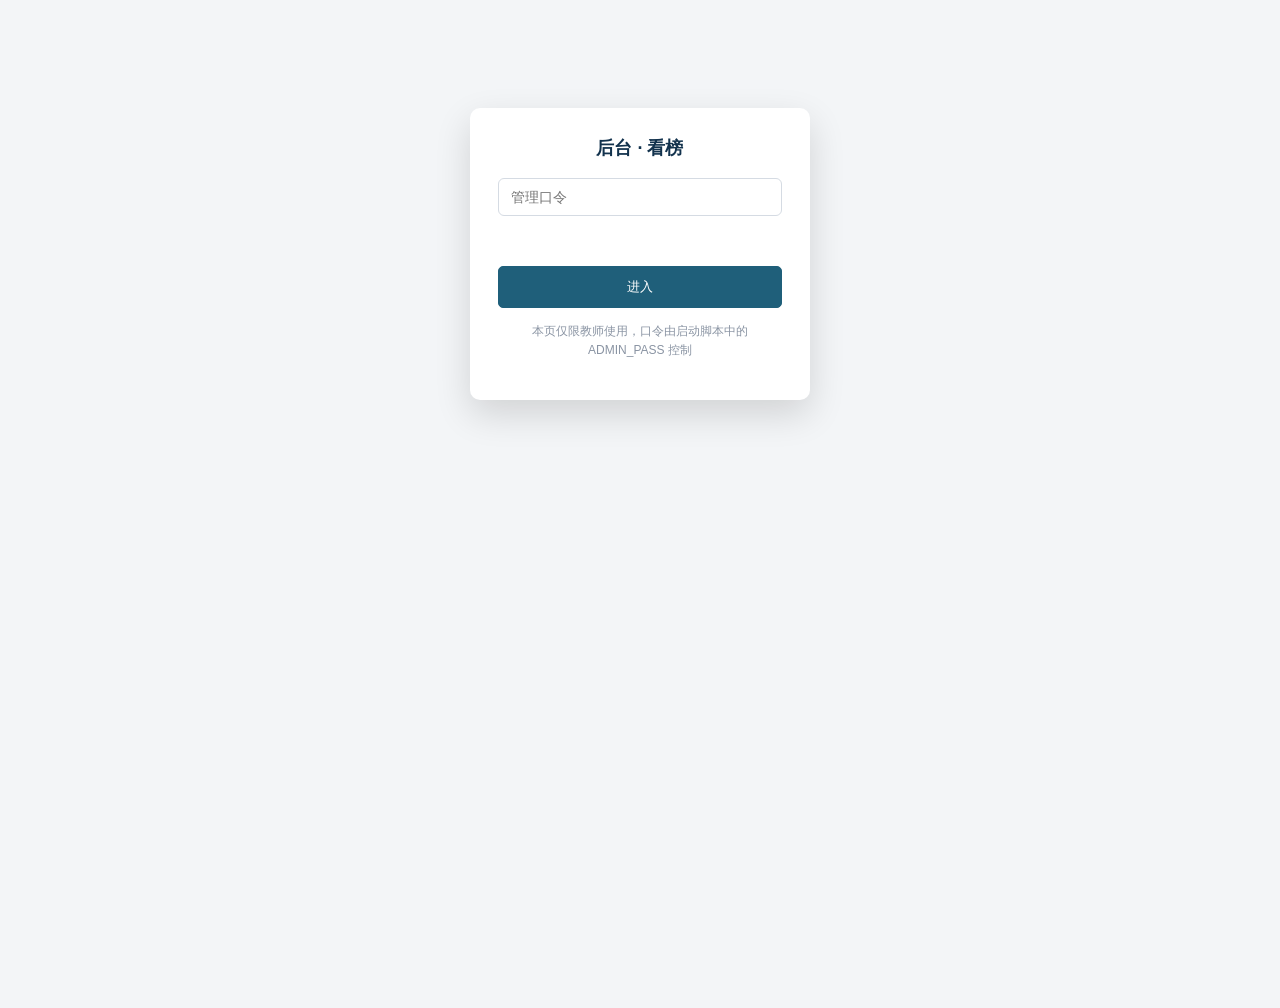
<file: sort_platform/_obsolete/backend-src-web/admin.html>
<!DOCTYPE html>
<html lang="zh-CN">
<head>
<meta charset="UTF-8">
<meta name="viewport" content="width=device-width, initial-scale=1.0">
<title>后台 · 排序算法测评平台</title>
<link rel="stylesheet" href="style.css">
<style>
  body { background: #f3f5f7; }
  .admin-wrap { max-width: 1100px; margin: 0 auto; padding: 28px 20px 60px; }
  .admin-head { display: flex; align-items: center; gap: 16px; margin-bottom: 18px; }
  .admin-head h1 { margin: 0; font-size: 20px; color: #12324d; }
  .admin-head .meta { font-size: 12px; color: #6b7a88; }
  .admin-head .spacer { margin-left: auto; }
  .admin-login { width: 340px; margin: 12vh auto 0; padding: 28px; background: #fff;
    border-radius: 10px; box-shadow: 0 14px 36px rgba(0,0,0,.14); }
  .admin-login h1 { margin: 0 0 18px; font-size: 18px; color: #12324d; text-align: center; }
  .admin-login input { width: 100%; padding: 10px 12px; border: 1px solid #d5dbe3;
    border-radius: 6px; font-size: 14px; outline: none; box-sizing: border-box; }
  .admin-login input:focus { border-color: #2f7ea8; box-shadow: 0 0 0 3px rgba(47,126,168,.14); }
  .admin-login .msg { margin: 10px 0 0; min-height: 18px; font-size: 12px; color: #c0392b; text-align: center; }
  .panel { background: #fff; border: 1px solid #e3e8ee; border-radius: 8px; overflow: hidden; }
  .panel table { width: 100%; border-collapse: collapse; font-size: 13px; }
  .panel th, .panel td { padding: 9px 12px; border-bottom: 1px solid #eef1f5; text-align: left; white-space: nowrap; }
  .panel th { background: #12324d; color: #fff; font-weight: 600; position: sticky; top: 0; }
  .panel tr:nth-child(even) td { background: #f8fafb; }
  .panel td.num { text-align: right; font-family: Consolas, monospace; }
  .panel td.detail { white-space: normal; color: #6b7a88; font-size: 12px; max-width: 320px; }
  .tag-ok { color: #1c7a68; }
  .tag-bad { color: #b5462f; }
  .tag-pending { color:#cc8800; }
  .empty { padding: 36px; text-align: center; color: #8a94a3; font-size: 13px; }
  .export { font-size: 12px; color: #6b7a88; margin-top: 12px; line-height: 1.8; }
</style>
</head>
<body>

<div id="loginView" class="admin-login">
  <h1>后台 · 看榜</h1>
  <input id="adminPass" type="password" placeholder="管理口令">
  <p class="msg" id="adminMsg"></p>
  <button id="adminLoginBtn" class="btn primary block">进入</button>
  <p class="tip" style="margin-top:14px;font-size:12px;color:#8a94a3;text-align:center;line-height:1.6">
    本页仅限教师使用，口令由启动脚本中的 ADMIN_PASS 控制
  </p>
</div>

<div id="panelView" class="admin-wrap hidden">
  <div class="admin-head">
    <h1>成绩排行</h1>
    <span class="meta" id="adminMeta"></span>
    <span class="spacer"></span>
    <button id="refreshBtn" class="btn">刷新</button>
  </div>

  <div class="panel">
    <div id="panelBody" class="empty">加载中…</div>
  </div>

  <div class="export">
    成绩同时写在 <b>data/results.tsv</b> 和 <b>data/results.csv</b>，Excel 直接打开即可。<br>
    每交一份卷就自动落盘，服务重启不会丢。效率标记【测算中】代表后台还在跑大规模用例，请稍后刷新。
  </div>
</div>

<script>
const $ = (id) => document.getElementById(id);
let adminToken = '';

async function doLogin() {
  const password = $('adminPass').value.trim();
  if (!password) return;
  try {
    const res = await fetch('/api/admin/login', {
      method: 'POST',
      headers: { 'Content-Type': 'application/x-www-form-urlencoded; charset=UTF-8' },
      body: new URLSearchParams({ password }).toString()
    });
    const data = await res.json();
    if (!res.ok) {
      $('adminMsg').textContent = data.error || '口令不对';
      return;
    }
    adminToken = data.token;
    sessionStorage.setItem('admin_token', adminToken);
    showPanel();
  } catch (e) {
    $('adminMsg').textContent = '连不上后端';
  }
}

async function load() {
  const res = await fetch('/api/admin/results', {
    headers: { 'X-Token': adminToken }
  });
  if (res.status === 401) {
    sessionStorage.removeItem('admin_token');
    location.reload();
    return;
  }
  const data = await res.json();
  $('adminMeta').textContent = '已交卷 ' + data.total + ' 人 / 共 ' + data.users + ' 个账号';

  if (!data.results.length) {
    $('panelBody').className = 'empty';
    $('panelBody').textContent = '还没有人交卷。';
    return;
  }

  let html = '<table><tr>'
    + '<th>名次</th><th>选手号</th><th>账号</th><th>总分</th><th>正确</th>'
    + '<th>编码用时</th><th>效率分</th><th>效率状态</th><th>用例</th><th>交卷时间</th><th>明细</th>'
    + '</tr>';
  data.results.forEach((r, i) => {
    let effStateText = r.efficiencyReady ? '已完成' : '测算中';
    let effStateClass = r.efficiencyReady ? 'tag-ok' : 'tag-pending';
    html += '<tr>'
      + '<td class="num">' + (i + 1) + '</td>'
      + '<td class="num">' + String(r.no).padStart(2, '0') + '</td>'
      + '<td>' + r.username + '</td>'
      + '<td class="num"><b>' + Number(r.score).toFixed(1) + '</b></td>'
      + '<td class="' + (r.correct ? 'tag-ok' : 'tag-bad') + '">' + (r.correct ? '通过' : '未通过') + '</td>'
      + '<td class="num">' + Number(r.codingMinutes).toFixed(0) + ' min</td>'
      + '<td class="num">' + r.efficiencyScore + ' / 20</td>'
      + '<td class="' + effStateClass + '">' + effStateText + '</td>'
      + '<td class="num">' + r.caseOk + ' / ' + r.caseTotal + '</td>'
      + '<td>' + (r.finishedAt || '') + '</td>'
      + '<td class="detail">' + (r.detail || '') + '</td>'
      + '</tr>';
  });
  html += '</table>';
  $('panelBody').className = '';
  $('panelBody').innerHTML = html;
}

function showPanel() {
  $('loginView').classList.add('hidden');
  $('panelView').classList.remove('hidden');
  load();
}

$('adminLoginBtn').onclick = doLogin;
$('adminPass').addEventListener('keydown', (e) => {
  if (e.key === 'Enter') doLogin();
});
$('refreshBtn').onclick = load;

const saved = sessionStorage.getItem('admin_token');
if (saved) {
  adminToken = saved;
  showPanel();
}
</script>
</body>
</html>
</file>
<file: sort_platform/frontend/style.css>
/* ==========================================================
   排序算法测评平台 - 样式
   参照 educoder 的深色分栏：顶部深黑栏 + 左侧浅色题面 + 右侧深色编辑器
   ========================================================== */

:root {
  --bg: #0b0e14;
  --bg-soft: #0f131a;
  --panel: #151b23;
  --panel-2: #1b222c;
  --panel-3: #0d1117;

  --line: #242c37;
  --line-soft: #303a47;

  --text: #c8d1da;
  --text-2: #8b98a5;
  --text-3: #63707d;

  --accent: #2f81f7;
  --accent-strong: #1f6feb;
  --ok: #3fb950;
  --warn: #d29922;
  --bad: #f85149;

  --paper: #ffffff;
  --paper-2: #f5f7f9;
  --paper-3: #eef1f4;
  --ink: #1f2328;
  --ink-2: #59636e;
  --ink-3: #8b949e;
}

* {
  box-sizing: border-box;
}

html, body {
  margin: 0;
  padding: 0;
  height: 100%;
  font-family: "PingFang SC", "Microsoft YaHei", "Segoe UI", Arial, sans-serif;
  font-size: 14px;
  color: var(--text);
  background: var(--bg);
  -webkit-font-smoothing: antialiased;
}

.mono,
code,
pre,
textarea {
  font-family: Consolas, "Cascadia Mono", "Courier New", Menlo, monospace;
}

.hidden {
  display: none !important;
}

/* 滚动条统一成深色细条 */
::-webkit-scrollbar {
  width: 10px;
  height: 10px;
}
::-webkit-scrollbar-track {
  background: transparent;
}
::-webkit-scrollbar-thumb {
  background: #303a47;
  border-radius: 6px;
}
::-webkit-scrollbar-thumb:hover {
  background: #3d4a5a;
}

/* ==========================================================
   登录
   ========================================================== */

.login-wrap {
  height: 100%;
  display: flex;
  align-items: center;
  justify-content: center;
  padding: 24px;
  background:
    radial-gradient(900px 520px at 50% -10%, rgba(47, 129, 247, 0.16), transparent 70%),
    linear-gradient(180deg, #0b0e14 0%, #0f141c 60%, #0b0e14 100%);
}

.login-box {
  width: 372px;
  padding: 32px 30px 24px;
  background: var(--panel);
  border: 1px solid var(--line);
  border-radius: 12px;
  box-shadow: 0 24px 64px rgba(0, 0, 0, 0.55);
}

.login-logo {
  width: 44px;
  height: 44px;
  margin: 0 auto 14px;
  display: flex;
  align-items: center;
  justify-content: center;
  font-size: 20px;
  font-weight: 700;
  color: #fff;
  background: linear-gradient(135deg, #2f81f7, #1f5fbf);
  border-radius: 10px;
  box-shadow: 0 8px 22px rgba(47, 129, 247, 0.35);
}

.login-box h1 {
  margin: 0 0 6px;
  font-size: 20px;
  font-weight: 600;
  letter-spacing: 0.5px;
  text-align: center;
  color: #e8edf3;
}

.login-box .sub {
  margin: 0 0 22px;
  text-align: center;
  font-size: 12px;
  color: var(--text-3);
  letter-spacing: 1px;
}

.login-box label {
  display: block;
  margin: 14px 0 6px;
  font-size: 12.5px;
  color: var(--text-2);
}

.login-box input {
  width: 100%;
  padding: 10px 12px;
  font-size: 14px;
  color: var(--text);
  background: var(--panel-2);
  border: 1px solid var(--line);
  border-radius: 6px;
  outline: none;
  transition: border-color .15s, box-shadow .15s;
}

.login-box input::placeholder {
  color: #566270;
}

.login-box input:focus {
  border-color: var(--accent);
  box-shadow: 0 0 0 3px rgba(47, 129, 247, 0.18);
}

.login-box .tip {
  margin: 16px 0 0;
  font-size: 12px;
  color: var(--text-3);
  text-align: center;
  line-height: 1.6;
}

.login-box .msg {
  margin: 10px 0 0;
  min-height: 18px;
  font-size: 12px;
  color: var(--bad);
  text-align: center;
}

/* ==========================================================
   按钮
   ========================================================== */

.btn {
  /* 兼容 <a class="btn">：a 默认是行内元素，不设 display 时 height 不生效，
     文字会顶在边框上沿、还带一条默认下划线 */
  display: inline-flex;
  align-items: center;
  justify-content: center;
  text-decoration: none;
  padding: 8px 16px;
  font-size: 13px;
  color: var(--text);
  background: #212a35;
  border: 1px solid var(--line-soft);
  border-radius: 5px;
  cursor: pointer;
  transition: background .15s, border-color .15s, color .15s, opacity .15s;
}

.btn:hover:not(:disabled) {
  background: #2a3542;
  border-color: #3b4857;
}

.btn:disabled {
  opacity: 0.42;
  cursor: not-allowed;
}

.btn.sm {
  padding: 6px 12px;
  font-size: 12px;
}

.btn.primary {
  color: #ffffff;
  background: var(--accent);
  border-color: var(--accent);
}

.btn.primary:hover:not(:disabled) {
  background: var(--accent-strong);
  border-color: var(--accent-strong);
}

.btn.danger {
  color: #ffffff;
  background: #c23a30;
  border-color: #c23a30;
}

.btn.danger:hover:not(:disabled) {
  background: #a83128;
  border-color: #a83128;
}

.btn.ghost {
  background: transparent;
  border-color: rgba(255, 255, 255, 0.16);
  color: #c8d1da;
}

.btn.ghost:hover:not(:disabled) {
  background: rgba(255, 255, 255, 0.08);
  border-color: rgba(255, 255, 255, 0.28);
}

.btn.block {
  display: block;
  width: 100%;
  margin-top: 22px;
  padding: 11px 16px;
}

.link {
  border: none;
  background: none;
  color: var(--text-3);
  font-size: 12px;
  cursor: pointer;
  padding: 0;
}

.link:hover {
  color: var(--accent);
}

/* ==========================================================
   顶栏
   ========================================================== */

.app {
  height: 100%;
  display: flex;
  flex-direction: column;
  background: var(--bg);
}

.topbar {
  display: flex;
  align-items: center;
  gap: 16px;
  height: 56px;
  padding: 0 18px;
  background: #080b10;
  border-bottom: 1px solid var(--line);
  flex-shrink: 0;
}

.brand {
  display: flex;
  align-items: center;
  gap: 9px;
}

.logo-mark {
  width: 26px;
  height: 26px;
  display: inline-flex;
  align-items: center;
  justify-content: center;
  font-size: 13px;
  font-weight: 700;
  color: #fff;
  background: linear-gradient(135deg, #2f81f7, #1f5fbf);
  border-radius: 6px;
}

.brand-name {
  font-size: 14px;
  font-weight: 600;
  color: #e8edf3;
  letter-spacing: 0.4px;
  white-space: nowrap;
}

.topbar-title {
  font-size: 12px;
  color: var(--text-3);
  padding-left: 12px;
  border-left: 1px solid var(--line);
  white-space: nowrap;
}

.who {
  display: flex;
  align-items: center;
  gap: 8px;
  margin-left: auto;
  font-size: 12px;
  color: var(--text-2);
  white-space: nowrap;
}

.who-no {
  color: var(--text-2);
}

.who-name {
  color: #dfe7ef;
  font-size: 12.5px;
  letter-spacing: 0.4px;
}

.timer {
  display: flex;
  align-items: baseline;
  gap: 7px;
  padding: 5px 12px;
  border-radius: 5px;
  background: rgba(255, 255, 255, 0.05);
  border: 1px solid var(--line);
}

.timer .label {
  font-size: 11px;
  color: var(--text-3);
}

.timer #timer,
.timer #remain {
  font-size: 15px;
  letter-spacing: 1px;
  color: #e8edf3;
}

/* 距比赛结束不足 5 分钟时变红 */
.timer #remain.low { color: #f85149; }

.status {
  padding: 4px 11px;
  border-radius: 20px;
  font-size: 12px;
  white-space: nowrap;
  border: 1px solid transparent;
}

.status.s-idle {
  background: rgba(255, 255, 255, 0.06);
  color: var(--text-2);
  border-color: var(--line);
}

.status.s-coding {
  background: rgba(210, 153, 34, 0.16);
  color: #e3b341;
  border-color: rgba(210, 153, 34, 0.4);
}

.status.s-done {
  background: rgba(63, 185, 80, 0.16);
  color: #56d364;
  border-color: rgba(63, 185, 80, 0.38);
}

/* ==========================================================
   主体：左右分栏
   ========================================================== */

.main {
  flex: 1;
  display: grid;
  grid-template-columns: 372px minmax(0, 1fr);
  min-height: 0;
}

/* ---------- 左侧题目区（浅色） ---------- */

.brief {
  display: flex;
  flex-direction: column;
  min-height: 0;
  background: var(--paper);
  border-right: 1px solid var(--line);
}

.tabs {
  display: flex;
  align-items: center;
  gap: 6px;
  height: 44px;
  padding: 0 16px;
  background: var(--paper-2);
  border-bottom: 1px solid #e1e6ec;
  flex-shrink: 0;
}

.tab {
  position: relative;
  height: 44px;
  display: flex;
  align-items: center;
  padding: 0 4px;
  font-size: 13px;
  color: var(--ink-2);
}

.tab.active {
  color: #1f6feb;
  font-weight: 600;
}

.tab.active::after {
  content: "";
  position: absolute;
  left: 0;
  right: 0;
  bottom: 0;
  height: 2px;
  background: #1f6feb;
}

.tab-spacer {
  flex: 1;
}

.tab-stat {
  font-size: 11.5px;
  color: var(--ink-3);
}

.brief-body {
  flex: 1;
  overflow-y: auto;
  padding: 18px 20px 44px;
  background: var(--paper);
}

.brief-body::-webkit-scrollbar-thumb {
  background: #cdd5de;
}

.brief-meta {
  display: flex;
  flex-wrap: wrap;
  gap: 6px;
  margin-bottom: 14px;
}

.chip {
  padding: 2px 9px;
  font-size: 11.5px;
  border-radius: 3px;
}

.chip-easy {
  background: #e7f7ec;
  color: #1a7f37;
  border: 1px solid #bde5c8;
}

.chip-plain {
  background: var(--paper-3);
  color: var(--ink-2);
  border: 1px solid #e1e6ec;
}

.brief h2 {
  margin: 0 0 10px;
  font-size: 16px;
  color: var(--ink);
  font-weight: 600;
}

.brief h3 {
  margin: 22px 0 8px;
  font-size: 13.5px;
  color: var(--ink);
  font-weight: 600;
  padding-left: 10px;
  border-left: 3px solid #1f6feb;
}

.brief p {
  margin: 0 0 10px;
  font-size: 13px;
  line-height: 1.8;
  color: #3d4650;
}

.brief ul {
  margin: 0;
  padding-left: 18px;
}

.brief li {
  font-size: 13px;
  line-height: 1.85;
  color: #3d4650;
}

.brief b {
  color: var(--ink);
}

.brief code {
  padding: 1px 5px;
  background: var(--paper-3);
  border-radius: 3px;
  font-size: 12px;
  color: #0a4b9c;
}

.snippet {
  margin: 8px 0 6px;
  padding: 13px 14px;
  background: var(--paper-2);
  border: 1px solid #e1e6ec;
  border-radius: 6px;
  font-size: 11.8px;
  line-height: 1.65;
  color: #2b333b;
  overflow-x: auto;
  white-space: pre;
}

.score-table {
  width: 100%;
  border-collapse: collapse;
  font-size: 12.5px;
  margin-top: 4px;
}

.score-table th,
.score-table td {
  padding: 7px 9px;
  border-bottom: 1px solid #e9edf1;
  text-align: left;
  color: #3d4650;
}

.score-table th {
  background: var(--paper-2);
  color: var(--ink);
  font-weight: 600;
}

.warn {
  margin-top: 18px !important;
  padding: 10px 12px;
  background: #fdf6e7;
  border-left: 3px solid #e2ae4a;
  border-radius: 0 4px 4px 0;
  font-size: 12.5px !important;
  color: #7a5a17 !important;
  line-height: 1.75 !important;
}

.warn code {
  background: #f6ecd2;
  color: #7a5a17;
}

/* ---------- 右侧工作区（深色） ---------- */

.work {
  display: flex;
  flex-direction: column;
  min-height: 0;
  padding: 12px 16px 16px;
  gap: 10px;
  background: var(--bg-soft);
}

.toolbar {
  display: flex;
  align-items: center;
  gap: 10px;
  flex-shrink: 0;
  flex-wrap: wrap;
}

.hint {
  margin-left: 4px;
  font-size: 12px;
  color: var(--text-3);
}

.editor-wrap {
  flex: 1;
  min-height: 220px;
  display: flex;
  flex-direction: column;
  background: var(--panel-3);
  border: 1px solid var(--line);
  border-radius: 6px;
  overflow: hidden;
}

.editor-head {
  display: flex;
  justify-content: space-between;
  align-items: center;
  padding: 0 12px;
  height: 36px;
  background: var(--panel-2);
  border-bottom: 1px solid var(--line);
  flex-shrink: 0;
}

.file-tab {
  display: flex;
  align-items: center;
  gap: 7px;
  font-size: 12.5px;
  color: #d5dde6;
}

.file-dot {
  width: 7px;
  height: 7px;
  border-radius: 50%;
  background: var(--accent);
}

.line-count {
  font-size: 11.5px;
  color: var(--text-3);
}

#editor {
  flex: 1;
  width: 100%;
  padding: 14px 16px;
  border: none;
  outline: none;
  resize: none;
  font-size: 13px;
  line-height: 1.7;
  color: #d5dde6;
  background: var(--panel-3);
  caret-color: var(--accent);
  tab-size: 4;
  white-space: pre;
  overflow: auto;
}

#editor::selection {
  background: rgba(47, 129, 247, 0.32);
}

#editor[readonly] {
  background: #0a0d12;
  color: #6f7d8c;
}

/* ---------- 终端 ---------- */

.console {
  height: 190px;
  flex-shrink: 0;
  display: flex;
  flex-direction: column;
  background: #080b10;
  border: 1px solid var(--line);
  border-radius: 6px;
  overflow: hidden;
}

.console-head {
  display: flex;
  justify-content: space-between;
  align-items: center;
  padding: 0 12px;
  height: 34px;
  background: var(--panel-2);
  font-size: 12px;
  color: var(--text-2);
  border-bottom: 1px solid var(--line);
  flex-shrink: 0;
}

#consoleBody {
  flex: 1;
  margin: 0;
  padding: 12px 14px;
  overflow: auto;
  font-size: 12.5px;
  line-height: 1.68;
  color: #b9c5d1;
  white-space: pre-wrap;
  word-break: break-all;
}

/* ==========================================================
   弹窗
   ========================================================== */

.modal {
  position: fixed;
  inset: 0;
  z-index: 50;
  display: flex;
  align-items: center;
  justify-content: center;
  padding: 24px;
  background: rgba(3, 6, 10, 0.72);
  backdrop-filter: blur(2px);
}

.modal-box {
  width: 420px;
  max-height: 86vh;
  overflow-y: auto;
  padding: 26px 28px 22px;
  background: var(--panel);
  border: 1px solid var(--line-soft);
  border-radius: 10px;
  box-shadow: 0 24px 60px rgba(0, 0, 0, 0.6);
}

.modal-box.wide {
  width: 940px;
  max-width: 96vw;
}

/* 登录页「修改密码 / 忘记密码」入口 */
.login-links {
  margin-top: 10px;
  font-size: 12.5px;
  color: var(--text-3, #5d6b7a);
  text-align: center;
}

.login-links a {
  color: #7cb2ff;
  cursor: pointer;
}

.login-links a:hover {
  text-decoration: underline;
}

.login-links span {
  margin: 0 6px;
  color: #3c4653;
}

/* 弹窗里的输入行 */
.modal-box .field {
  display: flex;
  flex-direction: column;
  gap: 6px;
  margin-bottom: 12px;
}

.modal-box .field label {
  font-size: 12px;
  color: var(--text-2, #8b98a5);
}

.modal-box .field input {
  height: 36px;
  padding: 0 11px;
  font-size: 13px;
  color: #c8d1da;
  background: #0d1117;
  border: 1px solid var(--line, #242c37);
  border-radius: 5px;
  outline: none;
}

.modal-box .field input:focus {
  border-color: #2f81f7;
}

.modal-box .sec-note {
  margin: 4px 0 12px;
  font-size: 12px;
  line-height: 1.7;
  color: #8b98a5;
}

.modal-box .modal-actions {
  display: flex;
  gap: 10px;
  justify-content: flex-end;
  margin-top: 16px;
}

.modal-box h2 {
  margin: 0 0 18px;
  font-size: 17px;
  color: #e8edf3;
  text-align: center;
  font-weight: 600;
}

.big-score {
  font-size: 46px;
  font-weight: 700;
  text-align: center;
  color: #58a6ff;
  line-height: 1.2;
  margin-bottom: 4px;
}

.result-table {
  width: 100%;
  border-collapse: collapse;
  margin-top: 14px;
  font-size: 13px;
}

.result-table td {
  padding: 9px 6px;
  border-bottom: 1px solid var(--line);
}

.result-table td:first-child {
  width: 42%;
  color: var(--text-2);
}

.result-table td:last-child {
  color: #dfe7ef;
  font-weight: 500;
}

.detail {
  margin: 14px 0 0;
  padding: 10px 12px;
  background: var(--panel-2);
  border: 1px solid var(--line);
  border-radius: 5px;
  font-size: 12px;
  line-height: 1.75;
  color: var(--text-2);
  word-break: break-all;
}

.board-body {
  max-height: 56vh;
  overflow: auto;
}

.board-table {
  width: 100%;
  min-width: 820px;
  border-collapse: collapse;
  font-size: 13px;
}

.board-table th,
.board-table td {
  padding: 9px 10px;
  border-bottom: 1px solid var(--line);
  text-align: left;
  white-space: nowrap;
  color: var(--text);
}

.board-table th {
  position: sticky;
  top: 0;
  background: var(--panel-2);
  color: #dfe7ef;
  font-weight: 600;
}

.board-table tr:nth-child(even) td {
  background: rgba(255, 255, 255, 0.02);
}

.board-table td b {
  color: #58a6ff;
}

/* 被顶号提示 */
.kick-icon {
  width: 46px;
  height: 46px;
  margin: 0 auto 14px;
  display: flex;
  align-items: center;
  justify-content: center;
  font-size: 22px;
  font-weight: 700;
  color: #fff;
  background: rgba(248, 81, 73, 0.16);
  border: 1px solid rgba(248, 81, 73, 0.5);
  border-radius: 50%;
  color: #ff7b72;
}

.kick-text {
  margin: 0 0 12px;
  font-size: 13px;
  line-height: 1.8;
  color: var(--text-2);
}

/* ==========================================================
   窄屏
   ========================================================== */

@media (max-width: 1000px) {
  .main {
    grid-template-columns: 1fr;
    overflow-y: auto;
  }

  .brief {
    max-height: 42vh;
    border-right: none;
    border-bottom: 1px solid var(--line);
  }

  .topbar {
    gap: 10px;
    padding: 0 12px;
  }

  .topbar-title,
  .brand-name {
    display: none;
  }

  .who {
    margin-left: auto;
  }
}

/* ==========================================================
   后台（admin.html）
   ========================================================== */

.admin-wrap {
  max-width: 1180px;
  margin: 0 auto;
  padding: 24px 20px 60px;
}

.admin-head {
  display: flex;
  align-items: center;
  gap: 14px;
  margin-bottom: 16px;
}

.admin-head h1 {
  margin: 0;
  font-size: 18px;
  color: #e8edf3;
  font-weight: 600;
}

.admin-head .meta {
  font-size: 12px;
  color: var(--text-2);
}

.admin-head .spacer {
  margin-left: auto;
}

.admin-login {
  width: 360px;
  margin: 12vh auto 0;
  padding: 28px;
  background: var(--panel);
  border: 1px solid var(--line);
  border-radius: 10px;
  box-shadow: 0 24px 60px rgba(0, 0, 0, 0.55);
}

.admin-login h1 {
  margin: 0 0 18px;
  font-size: 17px;
  color: #e8edf3;
  text-align: center;
  font-weight: 600;
}

.admin-login input {
  width: 100%;
  padding: 10px 12px;
  font-size: 14px;
  color: var(--text);
  background: var(--panel-2);
  border: 1px solid var(--line);
  border-radius: 6px;
  outline: none;
}

.admin-login input:focus {
  border-color: var(--accent);
  box-shadow: 0 0 0 3px rgba(47, 129, 247, 0.18);
}

.admin-login .msg {
  margin: 10px 0 0;
  min-height: 18px;
  font-size: 12px;
  color: var(--bad);
  text-align: center;
}

.panel {
  background: var(--panel);
  border: 1px solid var(--line);
  border-radius: 8px;
  overflow: auto;
}

.panel table {
  width: 100%;
  min-width: 1120px;
  border-collapse: collapse;
  font-size: 13px;
}

.panel th,
.panel td {
  padding: 9px 12px;
  border-bottom: 1px solid var(--line);
  text-align: left;
  white-space: nowrap;
  color: var(--text);
}

.panel th {
  background: var(--panel-2);
  color: #dfe7ef;
  font-weight: 600;
  position: sticky;
  top: 0;
}

.panel tr:nth-child(even) td {
  background: rgba(255, 255, 255, 0.02);
}

.panel td.num {
  text-align: right;
  font-family: Consolas, monospace;
}

.panel td.detail {
  white-space: normal;
  color: var(--text-2);
  font-size: 12px;
  max-width: 320px;
}

.panel td b {
  color: #58a6ff;
}

.tag-ok {
  color: #56d364;
}

.tag-bad {
  color: #ff7b72;
}

.tag-pending {
  color: #e3b341;
}

.empty {
  padding: 36px;
  text-align: center;
  color: var(--text-3);
  font-size: 13px;
}

.export {
  font-size: 12px;
  color: var(--text-3);
  margin-top: 12px;
  line-height: 1.8;
}

@media (max-width: 900px) {
  .admin-login {
    width: auto;
    margin: 8vh 16px 0;
  }

  .admin-head {
    flex-wrap: wrap;
  }
}

/* ---------------- 课堂讨论：弹幕 + 发言区 ---------------- */

/* 弹幕条：深色细带，消息自右向左飘过 */
.danmaku-bar {
  position: relative;
  flex-shrink: 0;
  height: 34px;
  overflow: hidden;
  background: #0d1117;
  border-bottom: 1px solid var(--line);
}

.danmaku-bar.small {
  height: 30px;
  border-radius: 6px;
  border: 1px solid var(--line);
}

.danmaku-empty {
  position: absolute;
  left: 14px;
  top: 0;
  height: 100%;
  display: flex;
  align-items: center;
  font-size: 11.5px;
  letter-spacing: 0.3px;
  color: #5d6b7a;
}

.danmaku-track {
  position: absolute;
  inset: 0;
  pointer-events: none;
}

.danmaku {
  position: absolute;
  top: 8px;
  left: 100%;
  white-space: nowrap;
  font-size: 12.5px;
  color: #b9c6d3;
  animation: dm-slide 11s linear forwards;
}

.danmaku.from-admin {
  color: #8fbfae;
}

@keyframes dm-slide {
  from {
    left: 100%;
  }

  to {
    left: -100%;
  }
}

/* 左栏底部的发言面板 */
.comment-panel {
  flex-shrink: 0;
  padding: 10px 20px 12px;
  background: var(--paper-2);
  border-top: 1px solid #e1e6ec;
}

.comment-head {
  display: flex;
  align-items: center;
  justify-content: space-between;
  margin-bottom: 7px;
  font-size: 12px;
  color: #5b6673;
}

.comment-head span:first-child {
  font-weight: 600;
  color: #3c4652;
}

.comment-count {
  font-size: 11.5px;
  color: #98a2ad;
}

.comment-list {
  display: flex;
  flex-direction: column;
  gap: 5px;
  max-height: 118px;
  overflow-y: auto;
  margin-bottom: 8px;
  padding-right: 2px;
}

.comment-empty {
  padding: 10px 0;
  font-size: 11.5px;
  color: #98a2ad;
}

.comment-item {
  font-size: 12.5px;
  line-height: 1.55;
  color: #2b333c;
}

.comment-item b {
  margin-right: 6px;
  font-weight: 600;
  color: #6b8fb5;
}

.comment-item.from-admin b {
  color: #3f7f6f;
}

.comment-item .txt {
  color: #3a444f;
}

.comment-item .t {
  margin-left: 6px;
  font-size: 11px;
  color: #a7b1bb;
}

.comment-form {
  display: flex;
  gap: 8px;
  align-items: center;
}

/* 后台“作为弹幕发送”勾选 */
.dm-check {
  display: inline-flex;
  align-items: center;
  gap: 4px;
  font-size: 12px;
  color: #8a94a3;
  white-space: nowrap;
  cursor: pointer;
  user-select: none;
}

.dm-check input { accent-color: #2f81f7; cursor: pointer; }

.comment-input {
  flex: 1;
  min-width: 150px;
  height: 30px;
  padding: 0 10px;
  font-size: 12.5px;
  color: #2b333c;
  background: #ffffff;
  border: 1px solid #d5dce4;
  border-radius: 5px;
  outline: none;
}

.comment-input:focus {
  border-color: #2f81f7;
}

.comment-input.dark {
  color: #c8d1da;
  background: var(--input, #161b22);
  border-color: var(--line);
}

.comment-input.dark:focus {
  border-color: #2f81f7;
}

.comment-send {
  height: 30px;
  padding: 0 14px;
  font-size: 12.5px;
  color: #ffffff;
  background: #2f81f7;
  border: 1px solid #2f81f7;
  border-radius: 5px;
  cursor: pointer;
}

.comment-send:hover {
  background: #3b8bf8;
}

.comment-send:disabled {
  opacity: 0.55;
  cursor: default;
}

/* 讨论区：选手端是白纸底，后台页由 .admin-wrap 的覆盖规则换成深色卡片 */
.discuss-panel {
  margin-bottom: 14px;
  flex: 1;
  min-height: 0;
  display: flex;
  flex-direction: column;
  gap: 10px;
  padding: 14px 16px 18px;
  overflow: hidden;
  background: var(--paper);
  border: 1px solid var(--line);
  border-radius: 8px;
}

.discuss-head {
  display: flex;
  align-items: center;
  justify-content: space-between;
  margin-bottom: 10px;
  font-size: 13px;
  color: #dfe7ef;
}

.discuss-list {
  display: flex;
  flex-direction: column;
  gap: 2px;
  max-height: 168px;
  overflow-y: auto;
  margin: 10px 0 10px;
  padding: 8px 10px;
  background: var(--panel-2);
  border: 1px solid var(--line);
  border-radius: 6px;
}

.discuss-item {
  display: flex;
  align-items: baseline;
  gap: 8px;
  padding: 3px 0;
  font-size: 12.5px;
  line-height: 1.55;
}

.discuss-item .who-stu {
  flex-shrink: 0;
  font-weight: 600;
  color: #7aa7c7;
}

.discuss-item .who-admin {
  flex-shrink: 0;
  font-weight: 600;
  color: #86b3a5;
}

.discuss-item .txt {
  flex: 1;
  color: var(--text);
  word-break: break-all;
}

.discuss-item .t {
  flex-shrink: 0;
  font-size: 11px;
  color: var(--text-3);
}

/* 表格里的「删除」小按钮 */
.del-mini {
  padding: 2px 9px;
  font-size: 11.5px;
  color: #d9908a;
  background: transparent;
  border: 1px solid rgba(248, 81, 73, 0.35);
  border-radius: 4px;
  cursor: pointer;
}

.del-mini:hover {
  color: #ff7b72;
  background: rgba(248, 81, 73, 0.1);
  border-color: rgba(248, 81, 73, 0.6);
}

/* 弹幕开关：关掉后轨道不再接收新消息，只保留开关本身 */
.danmaku-bar.off .danmaku-track {
  display: none;
}

.danmaku-toggle {
  position: absolute;
  right: 8px;
  top: 5px;
  z-index: 2;
  height: 22px;
  padding: 0 8px;
  font-size: 11px;
  color: #8b949e;
  background: rgba(22, 27, 34, 0.92);
  border: 1px solid #242c37;
  border-radius: 4px;
  cursor: pointer;
}

.danmaku-toggle:hover {
  color: #c8d1da;
  border-color: #3a4553;
}

.danmaku-bar.off .danmaku-toggle {
  color: #6b7580;
}

/* 轨道右侧留出开关的位置，弹幕不从按钮下面穿过 */
.danmaku-bar .danmaku-track {
  right: 76px;
}

/* 观众加油：暖调低饱和色，与选手的蓝灰、管理员的墨绿都能分开 */
.danmaku.from-viewer {
  color: #d6b98c;
}

.comment-item.from-viewer b {
  color: #8b6f47;
}

/* 「发弹幕」按钮：描边样式，和实心的「发评论」区分 */
.comment-send.ghost {
  color: #2f81f7;
  background: transparent;
  border-color: #2f81f7;
}

.comment-send.ghost:hover {
  background: rgba(47, 129, 247, 0.1);
}

/* 后台讨论区里的观众前缀 */
.discuss-item .who-viewer {
  flex-shrink: 0;
  font-weight: 600;
  color: #c0a074;
}

/* 发言区放得下三个控件：窄的时候按钮换行，输入框不会被压没 */
.comment-form {
  flex-wrap: wrap;
}

.comment-send {
  padding: 0 12px;
}

/* 关掉弹幕时，轨道和空态提示一起收起 */
.danmaku-bar.off .danmaku-empty {
  display: none !important;
}

/* ==========================================================
   本轮新增：身份选择 / 通栏弹幕 / 讨论页签 / 快捷消息 / 倒计时
   ========================================================== */

/* ---------- 登录页身份选择 ---------- */
.role-pick {
  display: grid;
  grid-template-columns: 1fr 1fr;
  gap: 10px;
  margin: 6px 0 20px;
}

.role-opt {
  position: relative;
  display: flex;
  align-items: flex-start;
  gap: 8px;
  padding: 11px 12px;
  border: 1px solid #242c37;
  border-radius: 6px;
  background: #141a22;
  cursor: pointer;
  transition: border-color 0.15s, background 0.15s;
}

.role-opt input {
  width: 14px;
  height: 14px;
  margin: 3px 0 0;
  padding: 0;
  border: 0;
  background: none;
  accent-color: #2f81f7;
}

.role-opt span {
  display: flex;
  flex-direction: column;
  gap: 3px;
}

.role-opt b {
  font-size: 13px;
  font-weight: 600;
  color: #e6edf3;
}

.role-opt em {
  font-style: normal;
  font-size: 11.5px;
  line-height: 1.4;
  color: #8b98a5;
}

.role-opt:has(input:checked) {
  border-color: #2f81f7;
  background: rgba(47, 129, 247, 0.12);
}

/* ---------- 通栏弹幕：顶部标题下方固定高度，5 条轨道同时滚动 ---------- */
.danmaku-full {
  position: relative;
  flex-shrink: 0;
  height: 112px;
  overflow: hidden;
  background: #0b1017;
  border-bottom: 1px solid var(--line);
}

.danmaku-full .danmaku {
  top: 0;
  font-size: 13px;
  padding: 1px 0;
  line-height: 18px;
}

.danmaku-full .danmaku-empty {
  top: 10px;
  left: 14px;
  height: auto;
  font-size: 12.5px;
}

.danmaku-full .danmaku-track {
  right: 76px;
}

/* 选手快捷消息：弹幕区水平居中，亮 5 秒后淡出，不横向滚动 */
.danmaku.quick {
  left: 50%;
  transform: translateX(-50%);
  padding: 3px 14px;
  font-weight: 600;
  color: #dbe7f5;
  background: rgba(47, 129, 247, 0.14);
  border: 1px solid rgba(47, 129, 247, 0.45);
  border-radius: 3px;
  animation: quick-glow 5s ease-out forwards;
}

/* 裁判 / 管理员 / 总管：中间停留并高亮 */
.danmaku.quick.staff {
  color: #ffd98a;
  background: rgba(210, 153, 34, 0.18);
  border-color: rgba(210, 153, 34, 0.7);
  box-shadow: 0 0 12px rgba(210, 153, 34, 0.25);
}

@keyframes quick-glow {
  0% {
    opacity: 0;
    transform: translate(-50%, 6px);
  }

  12% {
    opacity: 1;
    transform: translate(-50%, 0);
  }

  72% {
    opacity: 1;
  }

  100% {
    opacity: 0;
    transform: translate(-50%, 0);
  }
}

/* ---------- 任务描述 / 课堂讨论 两个页签 ---------- */
.tab {
  cursor: pointer;
}

.tab:hover {
  color: #1f6feb;
}

.discuss-lock {
  padding: 16px;
  border: 1px dashed #c9d2dd;
  border-radius: 6px;
  background: #f5f7fa;
}

.discuss-lock strong {
  font-size: 13px;
  color: #2a3441;
}

.discuss-lock p {
  margin: 6px 0 0;
  font-size: 12px;
  line-height: 1.7;
  color: #66717f;
}

.discuss-body {
  flex: 1;
  min-height: 0;
  display: flex;
  flex-direction: column;
  gap: 10px;
}

.discuss-body .comment-list {
  flex: 1;
  min-height: 0;
}

/* ---------- 快捷消息 ---------- */
.quick-row {
  display: flex;
  flex-wrap: wrap;
  align-items: center;
  gap: 6px;
  flex-shrink: 0;
}

/* 选手专用操作条：赛前快捷消息 / 交卷后发弹幕 */
.play-bar {
  display: flex;
  align-items: center;
  gap: 10px;
  padding: 8px 14px;
  background: #0e141c;
  border-bottom: 1px solid #1d2733;
  flex-shrink: 0;
}

.play-bar.hidden { display: none; }
.play-bar .quick-label { color: #8a94a3; }

.play-bar .quick-btn {
  padding: 5px 12px;
  font-size: 12px;
  color: #c8d1da;
  background: #1b2634;
  border: 1px solid #2c3a4b;
  border-radius: 14px;
  cursor: pointer;
  transition: border-color .15s, color .15s, background .15s;
}

.play-bar .quick-btn:hover { color: #fff; border-color: #2f81f7; background: #1f2c3d; }
.play-bar .quick-btn:disabled { opacity: .45; cursor: not-allowed; }

.say-row { display: flex; align-items: center; gap: 10px; flex: 1; }
.say-row.hidden { display: none; }

.say-input {
  flex: 1;
  max-width: 460px;
  padding: 7px 11px;
  font-size: 12.5px;
  color: #e6edf3;
  background: #161b22;
  border: 1px solid #30363d;
  border-radius: 6px;
}

.say-input:focus { outline: none; border-color: #2f81f7; }

.say-send {
  padding: 7px 16px;
  font-size: 12.5px;
  color: #fff;
  background: #2f81f7;
  border: none;
  border-radius: 6px;
  cursor: pointer;
}

.say-send:disabled { opacity: .5; cursor: not-allowed; }
.say-hint { font-size: 11.5px; color: #8a94a3; }

.quick-label {
  font-size: 11.5px;
  color: #8a94a3;
}

.quick-btn {
  padding: 5px 10px;
  font-size: 12px;
  color: #2c3a4b;
  background: #f2f5f9;
  border: 1px solid #d6dee8;
  border-radius: 14px;
  cursor: pointer;
  transition: border-color 0.15s, color 0.15s, background 0.15s;
}

.quick-btn:hover {
  color: #1f6feb;
  background: #eef5ff;
  border-color: #2f81f7;
}

.discuss-tip {
  min-height: 16px;
  font-size: 11.5px;
  color: #8a94a3;
}

/* ---------- 裁判开赛倒计时 ---------- */
.modal-box.center {
  width: 340px;
  padding: 32px 30px;
  text-align: center;
}

.countdown {
  margin: 12px 0 4px;
  font-size: 58px;
  font-weight: 700;
  line-height: 1.1;
  color: #2f81f7;
  font-family: Consolas, "Cascadia Mono", monospace;
}

/* 通栏弹幕关闭时，轨道与空态一起收起（.danmaku-full 用自己的一套选择器） */
.danmaku-full.off .danmaku-track {
  display: none;
}

.danmaku-full.off .danmaku-empty {
  display: none !important;
}

.danmaku-full.off .danmaku-toggle {
  color: #6b7580;
}

/* ---------- 后台账号管理 ---------- */
.users-body {
  padding: 0 4px 4px;
  overflow-x: auto;
}

.users-body table {
  width: 100%;
  border-collapse: collapse;
  font-size: 12.5px;
}

.users-body th {
  padding: 8px 10px;
  text-align: left;
  font-weight: 600;
  color: #8b98a5;
  font-size: 11.5px;
  border-bottom: 1px solid #242c37;
  white-space: nowrap;
}

.users-body td {
  padding: 8px 10px;
  border-bottom: 1px solid #1b222b;
  color: #c8d1da;
  white-space: nowrap;
}

.users-body td.num {
  font-variant-numeric: tabular-nums;
  color: #8b98a5;
}

.utags {
  display: table-cell;
  white-space: nowrap;
}

.utag {
  padding: 1px 7px;
  font-size: 11px;
  border-radius: 3px;
  border: 1px solid #2b3543;
  color: #8b98a5;
}

.utag.admin { color: #8fbfae; border-color: #2b4a3a; }
.utag.bad { color: #ff8a80; border-color: #4a2b2b; }
.utag.warn { color: #d8b46a; border-color: #4a3f26; }
.utag.ok { color: #7ec8a0; border-color: #2b4a3a; }
/* 在线/离线：在线醒目，离线整行压暗 */
.utag.on { color: #58c26f; border-color: #2b4a3a; background: rgba(63, 185, 80, 0.08); }
.utag.judge { color: #e3b341; border-color: rgba(210, 153, 34, 0.45); background: rgba(210, 153, 34, 0.1); }

.users-body tr.off td {
  opacity: 0.45;
}

.users-body tr.off td.uops,
.users-body tr.off td.utags {
  opacity: 0.75;
}

/* 这两个 class 落在 <td> 上，不能改成 flex，否则会把表格单元变成块级盒子，整行被撑高 */
.users-body td.utags {
  white-space: nowrap;
}

.users-body td.utags .utag {
  display: inline-block;
  margin-right: 5px;
}

.users-body td.uops {
  white-space: nowrap;
  text-align: right;
}

.users-body td.uops .op-mini {
  display: inline-block;
  margin-left: 5px;
}

.uops {
  display: table-cell;
  white-space: nowrap;
  text-align: right;
}

.op-mini {
  padding: 3px 8px;
  font-size: 11.5px;
  color: #c8d1da;
  background: #1b222b;
  border: 1px solid #2b3543;
  border-radius: 3px;
  cursor: pointer;
}

.op-mini:hover {
  border-color: #2f81f7;
  color: #7cb2ff;
}

.op-mini.danger:hover {
  border-color: #f85149;
  color: #ff8a80;
}


/* ---------- 后台（admin）里的讨论区：与后台深色卡片保持一致 ---------- */
.admin-wrap .discuss-panel {
  flex: none;
  gap: 0;
  padding: 14px 16px 14px;
  overflow: visible;
  background: var(--panel);
  border: 1px solid var(--line);
  border-radius: 8px;
}

.admin-wrap .discuss-panel .discuss-head {
  color: #dfe7ef;
}

.admin-wrap .discuss-panel .danmaku-bar.small {
  background: var(--panel-2);
  border: 1px solid var(--line);
}
/* ---------- 总管 / 裁判 的专属发言标识（与学生、观众、管理员区分） ---------- */
.comment-item.from-super b {
  color: #7c4dbe;
  font-weight: 700;
  letter-spacing: .2px;
}

.comment-item.from-judge b {
  color: #c2410c;
  font-weight: 700;
  letter-spacing: .2px;
}

.comment-item.from-super .txt,
.comment-item.from-judge .txt {
  font-weight: 600;
  color: #2a3441;
}

.danmaku.from-super {
  color: #b79ae8;
  font-weight: 700;
}

.danmaku.from-judge {
  color: #f0a273;
  font-weight: 700;
}
/* 后台讨论区的总管 / 裁判标识 */
.discuss-item .who-super {
  flex-shrink: 0;
  font-weight: 700;
  color: #b79ae8;
}

.discuss-item .who-judge {
  flex-shrink: 0;
  font-weight: 700;
  color: #f0a273;
}
/* ---------- 右上角虚拟头像 / 账户菜单 ---------- */
.av-btn {
  width: 30px;
  height: 30px;
  padding: 0;
  border-radius: 50%;
  border: 1px solid #3a4654;
  background: linear-gradient(145deg, #2f81f7, #1f6feb);
  cursor: pointer;
  display: inline-flex;
  align-items: center;
  justify-content: center;
  margin-right: 8px;
  vertical-align: middle;
}

.av-face {
  font-size: 12px;
  font-weight: 700;
  color: #fff;
  letter-spacing: .5px;
}

.av-menu {
  position: fixed;
  z-index: 900;
  width: 150px;
  padding: 6px;
  background: #161b22;
  border: 1px solid #242c37;
  border-radius: 8px;
  box-shadow: 0 12px 30px rgba(0, 0, 0, .45);
}

.av-menu button {
  display: block;
  width: 100%;
  padding: 8px 10px;
  text-align: left;
  font-size: 12.5px;
  color: #c8d1da;
  background: transparent;
  border: none;
  border-radius: 5px;
  cursor: pointer;
}

.av-menu button:hover { background: #1f2731; color: #fff; }
.av-menu button.danger { color: #f85149; }

.av-modal {
  position: fixed;
  inset: 0;
  z-index: 95;
  background: rgba(3, 6, 10, .72);
  display: flex;
  align-items: center;
  justify-content: center;
}

.av-card {
  width: 420px;
  max-width: calc(100vw - 32px);
  background: #0d1117;
  border: 1px solid #242c37;
  border-radius: 10px;
  box-shadow: 0 24px 60px rgba(0, 0, 0, .55);
}

.av-card-head {
  display: flex;
  align-items: center;
  justify-content: space-between;
  padding: 12px 16px;
  border-bottom: 1px solid #242c37;
  color: #e6edf3;
  font-size: 13.5px;
}

.av-x { cursor: pointer; color: #8a94a3; font-size: 18px; line-height: 1; }

.av-card-body { padding: 14px 16px 16px; }

.av-tip { margin: 0 0 10px; font-size: 12px; color: #8a94a3; line-height: 1.6; }

.av-input {
  width: 100%;
  box-sizing: border-box;
  margin-bottom: 8px;
  padding: 8px 10px;
  font-size: 12.5px;
  color: #e6edf3;
  background: #161b22;
  border: 1px solid #30363d;
  border-radius: 6px;
  font-family: inherit;
}

textarea.av-input { resize: vertical; }

.av-actions { display: flex; gap: 8px; margin-top: 4px; }

.av-ok, .av-cancel {
  padding: 7px 14px;
  font-size: 12.5px;
  border-radius: 6px;
  cursor: pointer;
  border: 1px solid #30363d;
}

.av-ok { color: #fff; background: #2f81f7; border-color: #2f81f7; }
.av-cancel { color: #c8d1da; background: #161b22; }

.av-msg { min-height: 16px; margin: 8px 0 0; font-size: 12px; color: #f85149; }
.av-msg.ok { color: #3fb950; }

.av-hist { margin-top: 12px; border-top: 1px solid #242c37; padding-top: 10px; font-size: 12px; color: #c8d1da; }
.av-row { display: flex; justify-content: space-between; gap: 10px; padding: 4px 0; color: #8a94a3; }
</file>
<file: sort_platform/_obsolete/backend-src-web/style.css>
/* 排序算法测评平台 - 样式 */

* {
  box-sizing: border-box;
}

html, body {
  margin: 0;
  padding: 0;
  height: 100%;
  font-family: "PingFang SC", "Microsoft YaHei", "Segoe UI", Arial, sans-serif;
  font-size: 14px;
  color: #1f2937;
  background: #f3f5f7;
}

.mono {
  font-family: Consolas, "Courier New", Menlo, monospace;
}

.hidden {
  display: none !important;
}

/* ---------- 登录 ---------- */

.login-wrap {
  height: 100%;
  display: flex;
  align-items: center;
  justify-content: center;
  background: linear-gradient(160deg, #0f2b46 0%, #17456b 55%, #1f5f7a 100%);
}

.login-box {
  width: 360px;
  padding: 34px 32px 26px;
  background: #ffffff;
  border-radius: 10px;
  box-shadow: 0 16px 40px rgba(0, 0, 0, 0.24);
}

.login-box h1 {
  margin: 0 0 6px;
  font-size: 22px;
  font-weight: 600;
  letter-spacing: 1px;
  text-align: center;
  color: #12324d;
}

.login-box .sub {
  margin: 0 0 24px;
  text-align: center;
  font-size: 12px;
  color: #6b7280;
  letter-spacing: 1px;
}

.login-box label {
  display: block;
  margin: 14px 0 6px;
  font-size: 13px;
  color: #4b5563;
}

.login-box input {
  width: 100%;
  padding: 10px 12px;
  font-size: 14px;
  border: 1px solid #d5dbe3;
  border-radius: 6px;
  outline: none;
  transition: border-color .15s, box-shadow .15s;
}

.login-box input:focus {
  border-color: #2f7ea8;
  box-shadow: 0 0 0 3px rgba(47, 126, 168, 0.14);
}

.login-box .tip {
  margin: 16px 0 0;
  font-size: 12px;
  color: #8a94a3;
  text-align: center;
  line-height: 1.6;
}

.login-box .msg {
  margin: 10px 0 0;
  min-height: 18px;
  font-size: 12px;
  color: #c0392b;
  text-align: center;
}

/* ---------- 按钮 ---------- */

.btn {
  padding: 8px 16px;
  font-size: 13px;
  border: 1px solid #d5dbe3;
  background: #ffffff;
  color: #26374a;
  border-radius: 5px;
  cursor: pointer;
  transition: background .15s, border-color .15s, color .15s;
}

.btn:hover:not(:disabled) {
  border-color: #b9c4d0;
  background: #f7f9fb;
}

.btn:disabled {
  opacity: 0.45;
  cursor: not-allowed;
}

.btn.primary {
  background: #1f5f7a;
  border-color: #1f5f7a;
  color: #ffffff;
}

.btn.primary:hover:not(:disabled) {
  background: #184b60;
  border-color: #184b60;
}

.btn.danger {
  background: #b5462f;
  border-color: #b5462f;
  color: #ffffff;
}

.btn.danger:hover:not(:disabled) {
  background: #9a3823;
  border-color: #9a3823;
}

.btn.ghost {
  background: transparent;
  border-color: rgba(255, 255, 255, 0.35);
  color: #eaf1f6;
}

.btn.ghost:hover:not(:disabled) {
  background: rgba(255, 255, 255, 0.12);
}

.btn.block {
  display: block;
  width: 100%;
  margin-top: 22px;
  padding: 11px 16px;
}

.link {
  border: none;
  background: none;
  color: #9aa5b2;
  font-size: 12px;
  cursor: pointer;
  padding: 0;
}

.link:hover {
  color: #d8dee4;
}

/* ---------- 顶栏 ---------- */

.app {
  height: 100%;
  display: flex;
  flex-direction: column;
}

.topbar {
  display: flex;
  align-items: center;
  gap: 18px;
  height: 54px;
  padding: 0 20px;
  background: #12324d;
  color: #ffffff;
  flex-shrink: 0;
}

.brand {
  display: flex;
  align-items: center;
  gap: 9px;
  font-size: 15px;
  font-weight: 600;
  letter-spacing: 0.5px;
}

.dot {
  width: 9px;
  height: 9px;
  border-radius: 50%;
  background: #46b3a0;
  box-shadow: 0 0 0 3px rgba(70, 179, 160, 0.18);
}

.who {
  display: flex;
  align-items: baseline;
  gap: 8px;
  margin-left: auto;
  font-size: 12px;
  color: #cfe0ec;
}

.who .mono {
  color: #ffffff;
  font-size: 13px;
}

.timer {
  display: flex;
  align-items: baseline;
  gap: 7px;
  padding: 5px 12px;
  border-radius: 4px;
  background: rgba(255, 255, 255, 0.1);
}

.timer .label {
  font-size: 11px;
  color: #a9c1d3;
}

.timer #timer {
  font-size: 15px;
  letter-spacing: 1px;
  color: #ffffff;
}

.status {
  padding: 4px 11px;
  border-radius: 20px;
  font-size: 12px;
  white-space: nowrap;
}

.status.s-idle {
  background: rgba(255, 255, 255, 0.14);
  color: #d6e3ed;
}

.status.s-coding {
  background: #f2c14e;
  color: #4a3608;
}

.status.s-done {
  background: #46b3a0;
  color: #07332c;
}

/* ---------- 主体 ---------- */

.main {
  flex: 1;
  display: grid;
  grid-template-columns: 340px 1fr;
  min-height: 0;
}

.brief {
  overflow-y: auto;
  padding: 20px 22px 40px;
  background: #ffffff;
  border-right: 1px solid #e3e8ee;
}

.brief h2 {
  margin: 0 0 12px;
  font-size: 16px;
  color: #12324d;
}

.brief h3 {
  margin: 22px 0 8px;
  font-size: 13px;
  color: #12324d;
  padding-left: 9px;
  border-left: 3px solid #46b3a0;
}

.brief p {
  margin: 0 0 10px;
  font-size: 13px;
  line-height: 1.75;
  color: #3f4c5c;
}

.brief ul {
  margin: 0;
  padding-left: 18px;
}

.brief li {
  font-size: 13px;
  line-height: 1.8;
  color: #3f4c5c;
}

.brief code {
  padding: 1px 5px;
  background: #eef3f6;
  border-radius: 3px;
  font-family: Consolas, monospace;
  font-size: 12px;
  color: #16496a;
}

.snippet {
  margin: 8px 0 4px;
  padding: 12px 14px;
  background: #f5f8fa;
  border: 1px solid #e3e8ee;
  border-radius: 5px;
  font-family: Consolas, monospace;
  font-size: 11.5px;
  line-height: 1.6;
  color: #33414f;
  overflow-x: auto;
  white-space: pre;
}

.score-table {
  width: 100%;
  border-collapse: collapse;
  font-size: 12.5px;
}

.score-table th,
.score-table td {
  padding: 6px 8px;
  border-bottom: 1px solid #eef1f5;
  text-align: left;
  color: #3f4c5c;
}

.score-table th {
  background: #f5f8fa;
  color: #12324d;
  font-weight: 600;
}

.warn {
  margin-top: 18px !important;
  padding: 10px 12px;
  background: #fdf6e7;
  border-left: 3px solid #e2ae4a;
  font-size: 12.5px !important;
  color: #7a5a17 !important;
  line-height: 1.7 !important;
}

/* ---------- 工作区 ---------- */

.work {
  display: flex;
  flex-direction: column;
  min-height: 0;
  padding: 14px 18px 18px;
  gap: 10px;
}

.toolbar {
  display: flex;
  align-items: center;
  gap: 10px;
  flex-shrink: 0;
}

.hint {
  margin-left: 6px;
  font-size: 12px;
  color: #7b8794;
}

.editor-wrap {
  flex: 1;
  min-height: 220px;
  display: flex;
  flex-direction: column;
  border: 1px solid #dde3ea;
  border-radius: 6px;
  overflow: hidden;
  background: #ffffff;
}

.editor-head {
  display: flex;
  justify-content: space-between;
  align-items: center;
  padding: 7px 12px;
  background: #f5f8fa;
  border-bottom: 1px solid #e3e8ee;
  font-size: 12px;
  color: #55636f;
}

#editor {
  flex: 1;
  width: 100%;
  padding: 12px 14px;
  border: none;
  outline: none;
  resize: none;
  font-family: Consolas, "Courier New", Menlo, monospace;
  font-size: 13px;
  line-height: 1.6;
  color: #222f3b;
  background: #ffffff;
  tab-size: 4;
  white-space: pre;
  overflow: auto;
}

#editor[readonly] {
  background: #f9fafb;
  color: #6b7a88;
}

/* ---------- 终端 ---------- */

.console {
  height: 190px;
  flex-shrink: 0;
  display: flex;
  flex-direction: column;
  border: 1px solid #dde3ea;
  border-radius: 6px;
  overflow: hidden;
  background: #14212b;
}

.console-head {
  display: flex;
  justify-content: space-between;
  align-items: center;
  padding: 6px 12px;
  background: #1b2c38;
  font-size: 12px;
  color: #a9bcc9;
  border-bottom: 1px solid #24384a;
}

#consoleBody {
  flex: 1;
  margin: 0;
  padding: 12px 14px;
  overflow: auto;
  font-size: 12.5px;
  line-height: 1.65;
  color: #d7e3ea;
  white-space: pre-wrap;
  word-break: break-all;
}

/* ---------- 弹窗 ---------- */

.modal {
  position: fixed;
  inset: 0;
  z-index: 50;
  display: flex;
  align-items: center;
  justify-content: center;
  background: rgba(10, 20, 28, 0.55);
  padding: 24px;
}

.modal-box {
  width: 400px;
  max-height: 86vh;
  overflow-y: auto;
  padding: 26px 28px 22px;
  background: #ffffff;
  border-radius: 10px;
  box-shadow: 0 20px 50px rgba(0, 0, 0, 0.28);
}

.modal-box.wide {
  width: 760px;
  max-width: 96vw;
}

.modal-box h2 {
  margin: 0 0 18px;
  font-size: 17px;
  color: #12324d;
  text-align: center;
}

.big-score {
  font-size: 46px;
  font-weight: 700;
  text-align: center;
  color: #1f5f7a;
  line-height: 1.2;
  margin-bottom: 4px;
}

.result-table {
  width: 100%;
  border-collapse: collapse;
  margin-top: 14px;
  font-size: 13px;
}

.result-table td {
  padding: 8px 6px;
  border-bottom: 1px solid #eef1f5;
}

.result-table td:first-child {
  width: 42%;
  color: #6b7a88;
}

.result-table td:last-child {
  color: #22303d;
  font-weight: 500;
}

.detail {
  margin: 14px 0 0;
  padding: 10px 12px;
  background: #f5f8fa;
  border-radius: 5px;
  font-size: 12px;
  line-height: 1.7;
  color: #55636f;
  word-break: break-all;
}

.board-body {
  max-height: 56vh;
  overflow: auto;
}

.board-table {
  width: 100%;
  border-collapse: collapse;
  font-size: 13px;
}

.board-table th,
.board-table td {
  padding: 8px 10px;
  border-bottom: 1px solid #eef1f5;
  text-align: left;
  white-space: nowrap;
}

.board-table th {
  position: sticky;
  top: 0;
  background: #12324d;
  color: #ffffff;
  font-weight: 600;
}

.board-table tr:nth-child(even) td {
  background: #f8fafb;
}

/* ---------- 窄屏 ---------- */

@media (max-width: 900px) {
  .main {
    grid-template-columns: 1fr;
    overflow-y: auto;
  }

  .brief {
    max-height: 40vh;
    border-right: none;
    border-bottom: 1px solid #e3e8ee;
  }

  .topbar {
    gap: 10px;
    padding: 0 12px;
  }

  .brand {
    font-size: 13px;
  }
}
</file>
